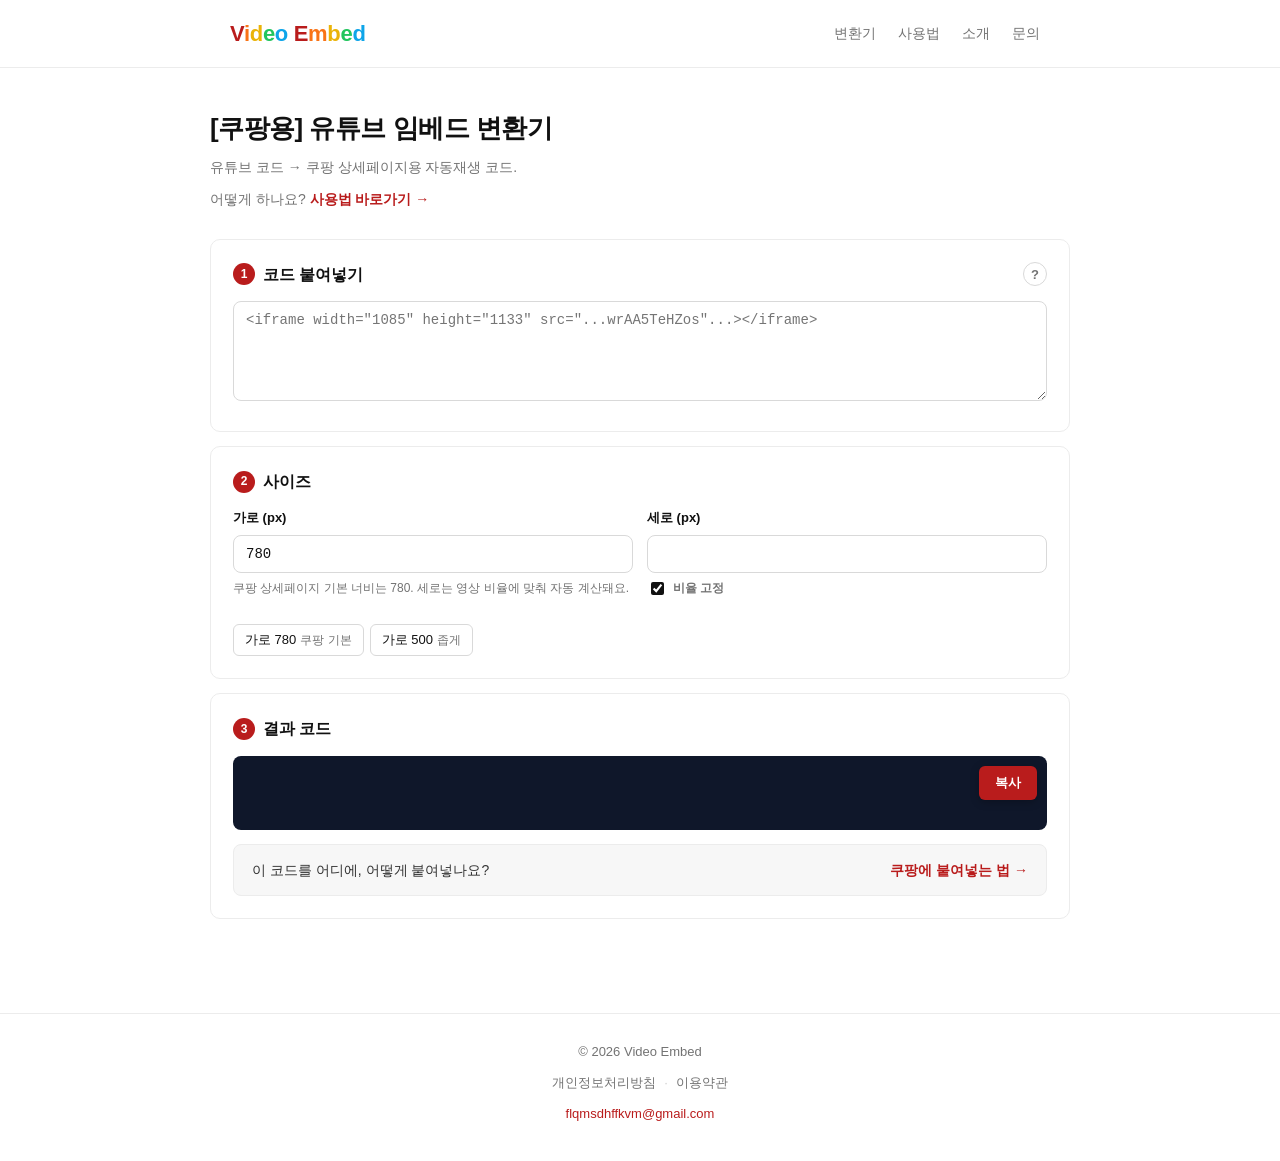
<file: index.html>
<!DOCTYPE html>
<html lang="ko">
<head>
<meta charset="UTF-8">
<meta name="viewport" content="width=device-width, initial-scale=1.0">
<title>[쿠팡용] 유튜브 임베드 변환기 | Video Embed</title>
<meta name="description" content="유튜브 영상을 쿠팡 상세페이지용 자동재생·반복 코드로 바꿔주는 무료 도구. 쇼츠도 지원. 가입 없음.">
<meta name="keywords" content="쿠팡용 유튜브 임베드, 유튜브 임베드 변환기, 쿠팡 상세페이지 동영상, 쿠팡 유튜브 삽입, 유튜브 iframe, 자동재생 반복, 유튜브 쇼츠 임베드">
<meta name="author" content="Video Embed">
<meta name="robots" content="index, follow">
<link rel="canonical" href="https://video-embed.com/">
<link rel="icon" type="image/svg+xml" href="/assets/favicon.svg">

<!-- Open Graph -->
<meta property="og:type" content="website">
<meta property="og:site_name" content="Video Embed">
<meta property="og:title" content="[쿠팡용] 유튜브 임베드 변환기">
<meta property="og:description" content="유튜브 영상을 쿠팡 상세페이지용 자동재생·반복 코드로 바꿔주는 무료 도구. 쇼츠도 지원.">
<meta property="og:url" content="https://video-embed.com/">
<meta property="og:image" content="https://video-embed.com/assets/og-image.svg">
<meta property="og:locale" content="ko_KR">

<!-- Twitter -->
<meta name="twitter:card" content="summary_large_image">
<meta name="twitter:title" content="[쿠팡용] 유튜브 임베드 변환기">
<meta name="twitter:description" content="유튜브 영상을 쿠팡 상세페이지용 자동재생·반복 코드로 바꿔주는 무료 도구.">
<meta name="twitter:image" content="https://video-embed.com/assets/og-image.svg">

<!-- Google AdSense -->
<script async src="https://pagead2.googlesyndication.com/pagead/js/adsbygoogle.js?client=ca-pub-5144659713442607"
     crossorigin="anonymous"></script>

<!-- Google Analytics placeholder -->
<!-- <script async src="https://www.googletagmanager.com/gtag/js?id=G-XXXXXXXXXX"></script> -->

<link rel="stylesheet" href="/assets/common.css">
<style>
  .step-num {
    display: inline-flex;
    align-items: center;
    justify-content: center;
    width: 22px;
    height: 22px;
    border-radius: 50%;
    background: var(--primary);
    color: #fff;
    font-size: 12px;
    font-weight: 600;
    flex-shrink: 0;
  }
  .quick-link {
    margin: -18px 0 28px;
    font-size: 14px;
    color: var(--muted);
  }
  .quick-link a {
    color: var(--primary);
    font-weight: 600;
  }
  label {
    display: block;
    font-size: 13px;
    font-weight: 600;
    margin-bottom: 6px;
    color: var(--text);
  }
  textarea, input[type="text"], input[type="number"] {
    width: 100%;
    padding: 10px 12px;
    border: 1px solid var(--border-strong);
    border-radius: var(--radius-sm);
    font-size: 14px;
    font-family: "SFMono-Regular", Consolas, monospace;
    color: var(--text);
    background: #fff;
    transition: border-color 0.15s;
  }
  textarea:focus, input:focus {
    outline: none;
    border-color: var(--text);
  }
  textarea {
    min-height: 100px;
    resize: vertical;
  }
  .row {
    display: grid;
    grid-template-columns: 1fr 1fr;
    gap: 14px;
  }
  .info-row {
    display: flex;
    flex-wrap: wrap;
    gap: 6px 16px;
    font-size: 13px;
    color: var(--muted);
    margin-top: 10px;
  }
  .info-row b { color: var(--text); font-weight: 600; }
  .info-row .pill {
    background: var(--subtle);
    color: var(--text);
    padding: 1px 8px;
    border-radius: 4px;
    font-weight: 500;
    font-family: "SFMono-Regular", Consolas, monospace;
    font-size: 12px;
  }
  .error {
    color: var(--accent);
    font-size: 13px;
    margin-top: 8px;
    display: none;
  }
  .error.show { display: block; }
  .output-wrap { position: relative; }
  pre.output {
    background: var(--code-bg);
    color: var(--code-text);
    padding: 16px;
    border-radius: var(--radius-sm);
    font-size: 13px;
    line-height: 1.55;
    overflow-x: auto;
    white-space: pre-wrap;
    word-break: break-all;
    margin: 0;
    min-height: 74px;
  }
  .copy-btn {
    position: absolute;
    top: 10px;
    right: 10px;
    background: var(--primary);
    color: #fff;
    border: 0;
    padding: 8px 16px;
    border-radius: 6px;
    font-size: 13px;
    font-weight: 700;
    cursor: pointer;
    font-family: inherit;
    transition: background 0.15s, transform 0.05s;
    box-shadow: 0 2px 8px rgba(0,0,0,0.25);
  }
  .copy-btn:hover { background: var(--primary-hover); }
  .copy-btn:active { transform: translateY(1px); }
  .copy-btn.copied { background: var(--success); }
  pre.output { padding-right: 96px; }
  .note { font-size: 12px; color: var(--muted); margin-top: 6px; }
  .lock-toggle {
    display: inline-flex;
    align-items: center;
    gap: 6px;
    font-size: 12px;
    color: var(--muted);
    margin-top: 6px;
    cursor: pointer;
    user-select: none;
  }
  .lock-toggle input { accent-color: var(--text); }

  .presets {
    display: flex;
    flex-wrap: wrap;
    gap: 6px;
    margin-top: 14px;
  }
  .preset-btn {
    background: #fff;
    border: 1px solid var(--border-strong);
    border-radius: 6px;
    padding: 6px 11px;
    font-size: 13px;
    color: var(--text);
    cursor: pointer;
    font-family: inherit;
    transition: background 0.15s;
  }
  .preset-btn:hover { background: var(--subtle); }
  .preset-btn .preset-size { color: var(--muted); font-size: 12px; margin-left: 4px; }

  .next-step {
    margin-top: 14px;
    padding: 14px 18px;
    border: 1px solid var(--border);
    background: var(--subtle);
    border-radius: var(--radius-sm);
    font-size: 14px;
    color: #333;
    display: flex;
    flex-wrap: wrap;
    gap: 4px 10px;
    align-items: center;
    justify-content: space-between;
  }
  .next-step a {
    color: var(--primary);
    font-weight: 700;
    white-space: nowrap;
  }

  /* ===== Help button + modal ===== */
  .card h2 .help-btn {
    margin-left: auto;
    width: 24px;
    height: 24px;
    border-radius: 50%;
    border: 1px solid var(--border-strong);
    background: #fff;
    color: var(--muted);
    font-size: 13px;
    font-weight: 600;
    cursor: pointer;
    display: inline-flex;
    align-items: center;
    justify-content: center;
    padding: 0;
    transition: all 0.15s;
    font-family: inherit;
  }
  .help-btn:hover {
    border-color: var(--text);
    color: var(--text);
    background: var(--subtle);
  }

  .modal-overlay {
    position: fixed;
    inset: 0;
    background: rgba(0, 0, 0, 0.45);
    display: none;
    align-items: center;
    justify-content: center;
    z-index: 200;
    padding: 16px;
  }
  .modal-overlay.open { display: flex; }
  .modal {
    background: #fff;
    border-radius: var(--radius);
    width: 100%;
    max-width: 520px;
    max-height: 88vh;
    display: flex;
    flex-direction: column;
    overflow: hidden;
  }
  .modal-head {
    display: flex;
    align-items: center;
    justify-content: space-between;
    padding: 14px 18px;
    border-bottom: 1px solid var(--border);
  }
  .modal-head h3 { margin: 0; font-size: 15px; font-weight: 700; }
  .modal-close {
    background: none;
    border: 0;
    font-size: 20px;
    color: var(--muted);
    cursor: pointer;
    padding: 4px 8px;
    line-height: 1;
    font-family: inherit;
  }
  .modal-close:hover { color: var(--text); }

  .modal-body {
    padding: 18px 22px 22px;
    overflow-y: auto;
    flex: 1;
    scroll-behavior: smooth;
  }
  .modal-section {
    margin: 20px 0 8px;
    font-size: 14px;
    font-weight: 700;
    color: var(--primary);
    text-transform: none;
    padding-bottom: 6px;
    border-bottom: 1px solid var(--border);
  }
  .modal-section:first-child { margin-top: 0; }
  .modal-step {
    margin-bottom: 18px;
  }
  .modal-step h5 {
    margin: 0 0 8px;
    font-size: 15px;
    font-weight: 600;
  }
  .modal-step p { margin: 0 0 10px; color: #333; font-size: 14px; }
  .modal-step img {
    display: block;
    max-width: 320px;
    max-height: 280px;
    width: auto;
    height: auto;
    margin: 0 auto;
    border-radius: var(--radius-sm);
    border: 1px solid var(--border);
  }
  .modal-step .ph {
    padding: 28px 14px;
    background: var(--subtle);
    border: 1px dashed var(--border-strong);
    border-radius: var(--radius-sm);
    text-align: center;
    color: var(--muted);
    font-size: 13px;
  }

  @media (max-width: 640px) {
    .row { grid-template-columns: 1fr; }
  }
</style>
</head>
<body>

<header class="site-header">
  <div class="header-inner">
    <a href="/" class="brand" aria-label="Video Embed 홈">
      <span class="brand-name"><span class="c1">V</span><span class="c2">i</span><span class="c3">d</span><span class="c4">e</span><span class="c5">o</span>&nbsp;<span class="c1">E</span><span class="c2">m</span><span class="c3">b</span><span class="c4">e</span><span class="c5">d</span></span>
    </a>
    <nav class="site-nav" aria-label="주요 메뉴">
      <a href="/">변환기</a>
      <a href="/guide.html">사용법</a>
      <a href="/about.html">소개</a>
      <a href="mailto:flqmsdhffkvm@gmail.com">문의</a>
    </nav>
  </div>
</header>

<main class="container page">
  <h1 class="page-title">[쿠팡용] 유튜브 임베드 변환기</h1>
  <p class="page-subtitle">유튜브 코드 → 쿠팡 상세페이지용 자동재생 코드.</p>
  <p class="quick-link">어떻게 하나요? <a href="/guide.html">사용법 바로가기 →</a></p>

  <section class="card" aria-labelledby="step1">
    <h2 id="step1">
      <span class="step-num">1</span>코드 붙여넣기
      <button type="button" class="help-btn" id="helpBtn" aria-label="코드 복사 방법 보기" title="어떻게 복사하나요?">?</button>
    </h2>
    <textarea id="inputCode" placeholder='&lt;iframe width=&quot;1085&quot; height=&quot;1133&quot; src=&quot;...wrAA5TeHZos&quot;...&gt;&lt;/iframe&gt;'></textarea>
    <div class="error" id="errorMsg">유튜브 코드를 못 찾았어요.</div>
    <div class="info-row" id="infoRow" style="display:none;">
      <span><b>제목</b> <span id="videoTitle">-</span></span>
      <span><b>영상 ID</b> <span class="pill" id="videoId">-</span></span>
      <span><b>원본</b> <span id="origSize">-</span></span>
    </div>
  </section>

  <section class="card" aria-labelledby="step2">
    <h2 id="step2"><span class="step-num">2</span>사이즈</h2>
    <div class="row">
      <div>
        <label for="widthInput">가로 (px)</label>
        <input type="number" id="widthInput" value="780" min="1">
        <p class="note">쿠팡 상세페이지 기본 너비는 780. 세로는 영상 비율에 맞춰 자동 계산돼요.</p>
      </div>
      <div>
        <label for="heightInput">세로 (px)</label>
        <input type="number" id="heightInput" min="1">
        <label class="lock-toggle">
          <input type="checkbox" id="ratioLock" checked>
          비율 고정
        </label>
      </div>
    </div>
    <div class="presets" role="group" aria-label="가로 프리셋">
      <button type="button" class="preset-btn" data-w="780">가로 780<span class="preset-size">쿠팡 기본</span></button>
      <button type="button" class="preset-btn" data-w="500">가로 500<span class="preset-size">좁게</span></button>
    </div>
  </section>

  <section class="card" aria-labelledby="step3">
    <h2 id="step3"><span class="step-num">3</span>결과 코드</h2>
    <div class="output-wrap">
      <button class="copy-btn" id="copyBtn" type="button">복사</button>
      <pre class="output" id="outputCode"></pre>
    </div>
    <div class="next-step">
      <span>이 코드를 어디에, 어떻게 붙여넣나요?</span>
      <a href="/guide.html#paste">쿠팡에 붙여넣는 법 →</a>
    </div>
  </section>

</main>

<!-- Help modal (scrollable) -->
<div class="modal-overlay" id="helpModal" role="dialog" aria-modal="true" aria-labelledby="helpTitle">
  <div class="modal">
    <div class="modal-head">
      <h3 id="helpTitle">유튜브 코드 복사하는 법</h3>
      <button type="button" class="modal-close" id="modalClose" aria-label="닫기">×</button>
    </div>
    <div class="modal-body">
      <h4 class="modal-section">일반 영상</h4>

      <div class="modal-step">
        <h5>1. 영상 아래 공유 버튼</h5>
        <p>유튜브 영상 플레이어 하단의 <b>공유</b> 버튼을 눌러요.</p>
        <img src="/assets/guide/1.png" alt="공유 버튼" onerror="this.outerHTML='<div class=\'ph\'>이미지 준비 중</div>'">
      </div>

      <div class="modal-step">
        <h5>2. 퍼가기 선택</h5>
        <p>팝업에서 <b>&lt;/&gt; 퍼가기</b>를 눌러요.</p>
        <img src="/assets/guide/2.png" alt="퍼가기 선택" onerror="this.outerHTML='<div class=\'ph\'>이미지 준비 중</div>'">
      </div>

      <div class="modal-step">
        <h5>3. 복사 클릭</h5>
        <p>iframe 코드가 뜨면 오른쪽 아래 <b>복사</b>를 누르세요.</p>
        <img src="/assets/guide/3.png" alt="iframe 코드 복사" onerror="this.outerHTML='<div class=\'ph\'>이미지 준비 중</div>'">
      </div>

      <h4 class="modal-section">쇼츠</h4>

      <div class="modal-step">
        <h5>영상 위 우클릭 → 소스 코드 복사</h5>
        <p>쇼츠는 공유 메뉴에 퍼가기가 없어요. 영상 위에서 <b>마우스 우클릭</b> → <b>소스 코드 복사</b>.</p>
        <img src="/assets/guide/4.png" alt="쇼츠 우클릭 메뉴" onerror="this.outerHTML='<div class=\'ph\'>이미지 준비 중</div>'">
      </div>

      <p style="margin-top: 18px; padding: 12px 14px; background: var(--subtle); border-radius: 6px; font-size: 13px; color: #333;">
        <b>안 보이나요?</b> 유튜브 스튜디오 &gt; 콘텐츠 &gt; 영상 &gt; 더보기 &gt; <b>'퍼가기 허용'</b>이 켜져 있어야 해요.
      </p>
    </div>
  </div>
</div>

<footer class="site-footer">
  <div class="footer-inner">
    <p class="copyright">© 2026 Video Embed</p>
    <nav class="footer-nav" aria-label="하단 메뉴">
      <a href="/privacy.html">개인정보처리방침</a>
      <span class="sep">·</span>
      <a href="/terms.html">이용약관</a>
    </nav>
    <p class="contact"><a href="mailto:flqmsdhffkvm@gmail.com">flqmsdhffkvm@gmail.com</a></p>
  </div>
</footer>

<script>
(function () {
  const $input = document.getElementById('inputCode');
  const $width = document.getElementById('widthInput');
  const $height = document.getElementById('heightInput');
  const $ratioLock = document.getElementById('ratioLock');
  const $output = document.getElementById('outputCode');
  const $copyBtn = document.getElementById('copyBtn');
  const $error = document.getElementById('errorMsg');
  const $infoRow = document.getElementById('infoRow');
  const $videoTitle = document.getElementById('videoTitle');
  const $videoId = document.getElementById('videoId');
  const $origSize = document.getElementById('origSize');
  const $presets = document.querySelectorAll('.preset-btn');

  const DEFAULT_WIDTH = 780;
  const FALLBACK_RATIO = 9 / 16;

  const state = {
    videoId: '',
    title: '',
    origWidth: 0,
    origHeight: 0,
    ratio: FALLBACK_RATIO,
  };

  function extractVideoId(src) {
    if (!src) return '';
    try {
      const url = new URL(src, 'https://www.youtube.com');
      const embedMatch = url.pathname.match(/\/embed\/([A-Za-z0-9_-]{6,})/);
      if (embedMatch) return embedMatch[1];
      const shortsMatch = url.pathname.match(/\/shorts\/([A-Za-z0-9_-]{6,})/);
      if (shortsMatch) return shortsMatch[1];
      if (url.hostname.includes('youtu.be')) {
        return url.pathname.replace(/^\//, '').split('/')[0] || '';
      }
      const v = url.searchParams.get('v');
      if (v) return v;
    } catch (_) {}
    const m = src.match(/(?:youtube\.com\/(?:embed|v|shorts)\/|youtu\.be\/|[?&]v=)([A-Za-z0-9_-]{6,})/);
    return m ? m[1] : '';
  }

  function parseInput(text) {
    if (!text || !text.trim()) return null;
    const trimmed = text.trim();
    const parser = new DOMParser();
    const doc = parser.parseFromString(trimmed, 'text/html');
    const iframe = doc.querySelector('iframe');
    if (iframe) {
      const src = iframe.getAttribute('src') || '';
      const videoId = extractVideoId(src);
      if (videoId) {
        const width = parseInt(iframe.getAttribute('width'), 10);
        const height = parseInt(iframe.getAttribute('height'), 10);
        return {
          videoId,
          title: iframe.getAttribute('title') || '',
          width: Number.isFinite(width) && width > 0 ? width : 0,
          height: Number.isFinite(height) && height > 0 ? height : 0,
        };
      }
    }
    const idFromUrl = extractVideoId(trimmed);
    if (idFromUrl) return { videoId: idFromUrl, title: '', width: 0, height: 0 };
    if (/^[A-Za-z0-9_-]{11}$/.test(trimmed)) {
      return { videoId: trimmed, title: '', width: 0, height: 0 };
    }
    return null;
  }

  function buildOutput() {
    if (!state.videoId) {
      $output.textContent = '';
      return;
    }
    const w = Math.max(1, parseInt($width.value, 10) || DEFAULT_WIDTH);
    const h = Math.max(1, parseInt($height.value, 10) || Math.round(w * state.ratio));
    const src = `https://www.youtube.com/embed/?loop=1&amp;autoplay=1&amp;mute=1&amp;playlist=${state.videoId}`;
    $output.textContent =
      `<p style="text-align: center;">` +
      `<iframe src="${src}" width="${w}" height="${h}" frameborder="0" allowfullscreen="allowfullscreen">` +
      `</iframe></p>`;
  }

  function updateInfoUI() {
    if (!state.videoId) {
      $infoRow.style.display = 'none';
      return;
    }
    $infoRow.style.display = '';
    $videoTitle.textContent = state.title || '(없음)';
    $videoId.textContent = state.videoId;
    $origSize.textContent = state.origWidth && state.origHeight
      ? `${state.origWidth}×${state.origHeight}`
      : '(없음)';
  }

  function onInputChange() {
    const parsed = parseInput($input.value);
    if (!parsed) {
      state.videoId = '';
      state.title = '';
      state.origWidth = 0;
      state.origHeight = 0;
      state.ratio = FALLBACK_RATIO;
      const hasText = $input.value.trim().length > 0;
      $error.classList.toggle('show', hasText);
      updateInfoUI();
      buildOutput();
      return;
    }
    $error.classList.remove('show');
    state.videoId = parsed.videoId;
    state.title = parsed.title;
    state.origWidth = parsed.width;
    state.origHeight = parsed.height;
    state.ratio = (parsed.width > 0 && parsed.height > 0)
      ? parsed.height / parsed.width
      : FALLBACK_RATIO;
    updateInfoUI();
    const w = parseInt($width.value, 10) || DEFAULT_WIDTH;
    $width.value = w;
    $height.value = Math.round(w * state.ratio);
    buildOutput();
  }

  function onWidthChange() {
    if (!state.videoId) { buildOutput(); return; }
    if ($ratioLock.checked) {
      const w = parseInt($width.value, 10);
      if (Number.isFinite(w) && w > 0) $height.value = Math.round(w * state.ratio);
    }
    buildOutput();
  }

  function onHeightChange() {
    if (!state.videoId) { buildOutput(); return; }
    if ($ratioLock.checked) {
      const h = parseInt($height.value, 10);
      if (Number.isFinite(h) && h > 0 && state.ratio > 0) {
        $width.value = Math.round(h / state.ratio);
      }
    }
    buildOutput();
  }

  function onPreset(e) {
    const w = parseInt(e.currentTarget.dataset.w, 10);
    if (!w) return;
    $width.value = w;
    if (state.ratio > 0) {
      $height.value = Math.round(w * state.ratio);
    }
    buildOutput();
  }

  async function onCopy() {
    const text = $output.textContent;
    if (!text || !state.videoId) return;
    try {
      await navigator.clipboard.writeText(text);
    } catch (_) {
      const ta = document.createElement('textarea');
      ta.value = text;
      document.body.appendChild(ta);
      ta.select();
      try { document.execCommand('copy'); } catch (__) {}
      document.body.removeChild(ta);
    }
    $copyBtn.textContent = '복사됨';
    $copyBtn.classList.add('copied');
    setTimeout(() => {
      $copyBtn.textContent = '복사';
      $copyBtn.classList.remove('copied');
    }, 1500);
  }

  $input.addEventListener('input', onInputChange);
  $width.addEventListener('input', onWidthChange);
  $height.addEventListener('input', onHeightChange);
  $copyBtn.addEventListener('click', onCopy);
  $presets.forEach(btn => btn.addEventListener('click', onPreset));

  /* ===== Help modal (scrollable) ===== */
  const $helpBtn = document.getElementById('helpBtn');
  const $modal = document.getElementById('helpModal');
  const $close = document.getElementById('modalClose');
  const $modalBody = $modal.querySelector('.modal-body');

  function openModal() {
    $modal.classList.add('open');
    if ($modalBody) $modalBody.scrollTop = 0;
  }
  function closeModal() { $modal.classList.remove('open'); }

  $helpBtn.addEventListener('click', openModal);
  $close.addEventListener('click', closeModal);
  $modal.addEventListener('click', (e) => { if (e.target === $modal) closeModal(); });
  document.addEventListener('keydown', (e) => {
    if (e.key === 'Escape' && $modal.classList.contains('open')) closeModal();
  });
})();
</script>
</body>
</html>
</file>
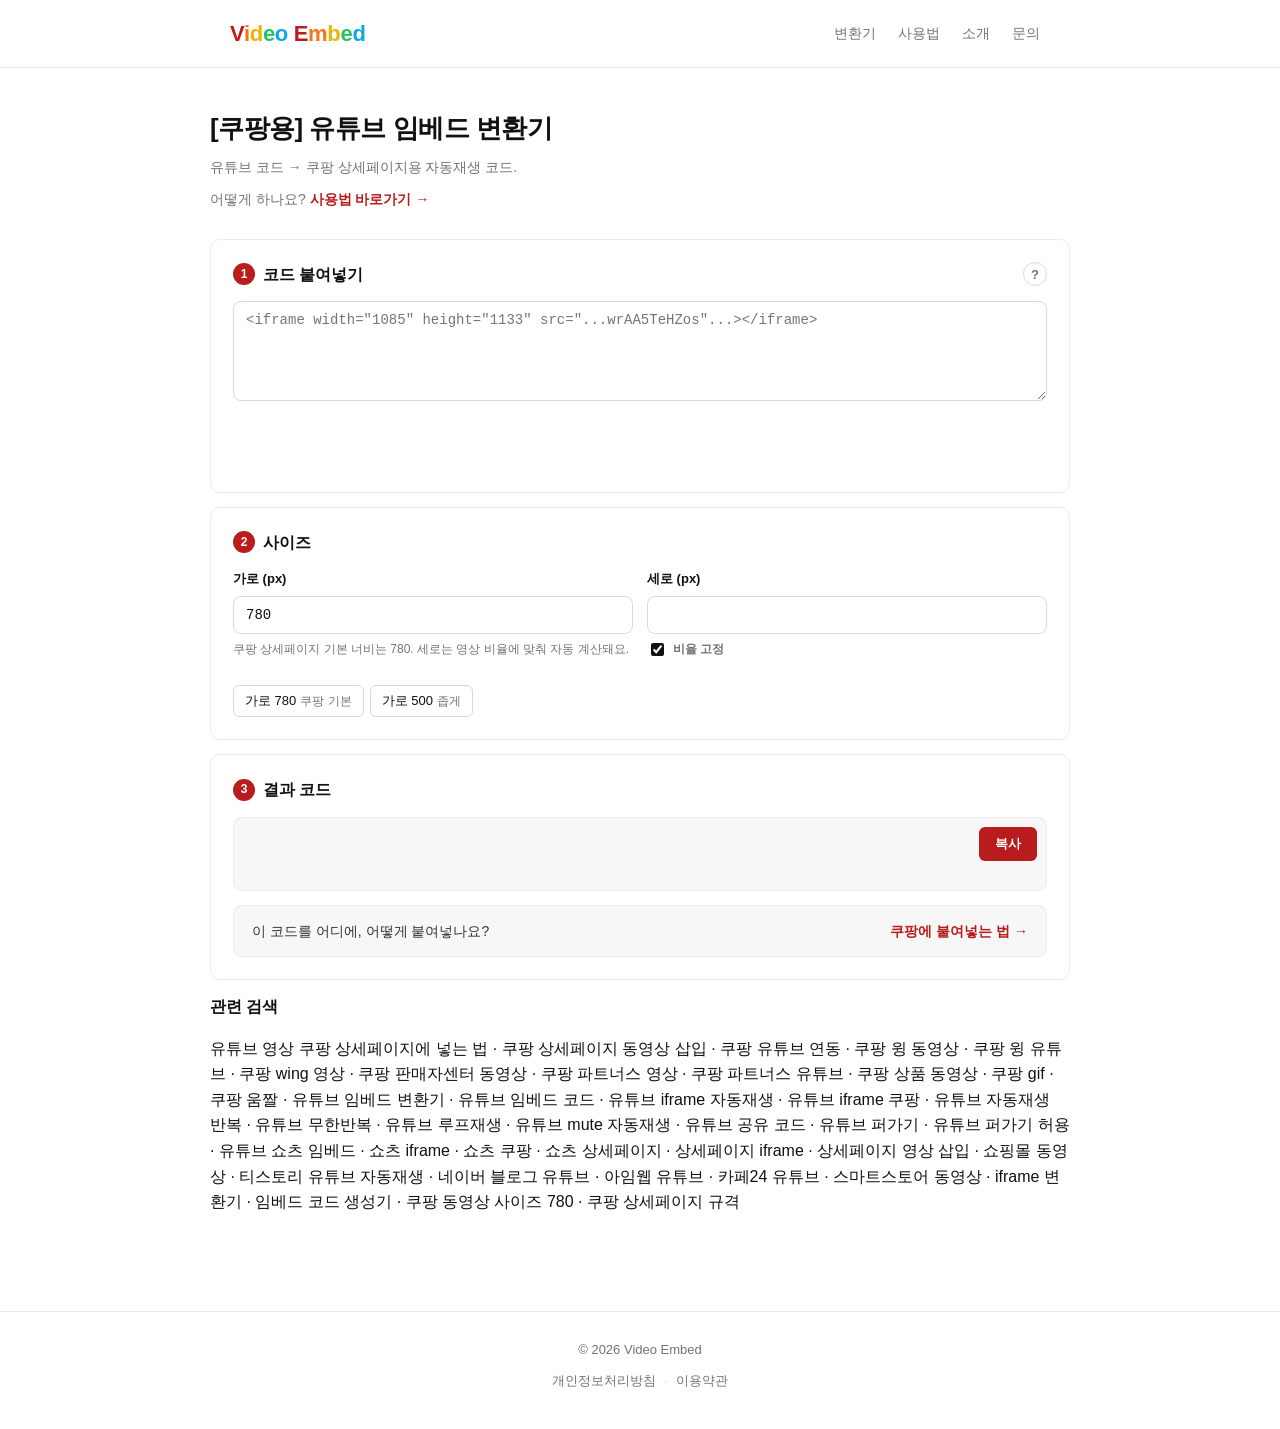
<file: public/index.html>
<!DOCTYPE html>
<html lang="ko">
<head>
<meta charset="UTF-8">
<meta name="viewport" content="width=device-width, initial-scale=1.0">
<title>쿠팡 상세페이지용 유튜브 링크 변환기</title>
<meta name="description" content="유튜브 iframe 코드를 쿠팡 상세페이지용 자동재생 형식으로 변환하는 웹 도구. 불편해서 직접 만들었음.">
<meta name="keywords" content="쿠팡용 유튜브 임베드 변환기, 유튜브 임베드 변환기, 유튜브 임베드 코드, 쿠팡 상세페이지 동영상, 쿠팡 상세페이지 유튜브, 쿠팡 상세페이지 영상 삽입, 쿠팡 유튜브 삽입, 쿠팡 유튜브 연동, 쿠팡 윙 동영상, 쿠팡 윙 유튜브, 쿠팡 윙 동영상 삽입, 쿠팡 wing 영상, 쿠팡 판매자 동영상, 쿠팡 판매자센터 영상, 쿠팡 상품 영상, 쿠팡 상품 동영상, 쿠팡 gif, 쿠팡 움짤, 쿠팡 자동재생, 유튜브 iframe 쿠팡, 유튜브 iframe 변환, 유튜브 자동재생 반복, 유튜브 자동재생 코드, 유튜브 반복재생, 유튜브 루프재생, 유튜브 무한반복, 유튜브 mute 자동재생, 유튜브 임베드 자동재생, 유튜브 쇼츠 임베드, 쇼츠 쿠팡, 쇼츠 상세페이지, 유튜브 쇼츠 삽입, 쇼츠 iframe, 쇼츠 퍼가기, 쿠팡 파트너스 영상, 쿠팡 파트너스 유튜브, 상세페이지 iframe, 상세페이지 영상 삽입, 상세페이지 동영상 삽입, 쇼핑몰 동영상, 쇼핑몰 유튜브, 티스토리 유튜브 자동재생, 네이버 블로그 유튜브, 아임웹 유튜브 삽입, 카페24 유튜브 삽입, 스마트스토어 유튜브, 유튜브 퍼가기, 유튜브 퍼가기 허용, 유튜브 퍼가기 코드, 유튜브 공유 코드, 유튜브 embed 링크, iframe 변환기, 임베드 코드 생성기, 동영상 임베드, 쿠팡 동영상 사이즈 780, 쿠팡 상세페이지 크기">
<meta name="robots" content="index, follow">
<link rel="canonical" href="https://video-embed.com/">
<meta name="theme-color" content="#b91c1c">

<!-- Open Graph -->
<meta property="og:type" content="website">
<meta property="og:site_name" content="Video Embed">
<meta property="og:title" content="쿠팡 상세페이지용 유튜브 링크 변환기">
<meta property="og:description" content="유튜브 iframe 코드를 쿠팡 상세페이지용 자동재생 형식으로 변환하는 웹 도구. 불편해서 직접 만들었음.">
<meta property="og:url" content="https://video-embed.com/">
<meta property="og:image" content="https://video-embed.com/assets/og-image.png">
<meta property="og:image:type" content="image/png">
<meta property="og:image:width" content="1200">
<meta property="og:image:height" content="630">
<meta property="og:locale" content="ko_KR">

<!-- Twitter -->
<meta name="twitter:card" content="summary_large_image">
<meta name="twitter:title" content="쿠팡 상세페이지용 유튜브 링크 변환기">
<meta name="twitter:description" content="유튜브 iframe 코드를 쿠팡 상세페이지용 자동재생 형식으로 변환하는 웹 도구. 불편해서 직접 만들었음.">
<meta name="twitter:image" content="https://video-embed.com/assets/og-image.png">

<!-- Structured data -->
<script type="application/ld+json">
{
  "@context": "https://schema.org",
  "@type": "WebApplication",
  "name": "쿠팡 상세페이지용 유튜브 링크 변환기",
  "alternateName": ["Video Embed", "쿠팡 유튜브 임베드 변환기", "유튜브 iframe 변환기"],
  "url": "https://video-embed.com/",
  "description": "유튜브 iframe 코드를 쿠팡 상세페이지용 자동재생 형식으로 변환하는 웹 도구. 불편해서 직접 만들었음.",
  "applicationCategory": "UtilitiesApplication",
  "operatingSystem": "Any",
  "browserRequirements": "Requires JavaScript and a modern browser",
  "inLanguage": "ko-KR",
  "isAccessibleForFree": true,
  "offers": {
    "@type": "Offer",
    "price": "0",
    "priceCurrency": "KRW"
  },
  "featureList": [
    "유튜브 iframe 코드 자동재생 변환",
    "유튜브 영상 무한반복 설정",
    "유튜브 쇼츠 임베드 지원",
    "쿠팡 상세페이지 권장 사이즈 프리셋",
    "영상 비율 자동 감지",
    "클립보드 복사"
  ],
  "keywords": "쿠팡 상세페이지 동영상, 쿠팡 유튜브 삽입, 유튜브 iframe 자동재생, 유튜브 쇼츠 임베드, 쿠팡 윙 동영상, 쿠팡 파트너스 영상, 쿠팡 gif, 상세페이지 iframe"
}
</script>

<!-- Google AdSense -->
<script async src="https://pagead2.googlesyndication.com/pagead/js/adsbygoogle.js?client=ca-pub-5144659713442607"
     crossorigin="anonymous"></script>

<!-- Google Analytics placeholder -->
<!-- <script async src="https://www.googletagmanager.com/gtag/js?id=G-XXXXXXXXXX"></script> -->

<link rel="stylesheet" href="/assets/common.css">
<style>
  .step-num {
    display: inline-flex;
    align-items: center;
    justify-content: center;
    width: 22px;
    height: 22px;
    border-radius: 50%;
    background: var(--primary);
    color: #fff;
    font-size: 12px;
    font-weight: 600;
    flex-shrink: 0;
  }
  .quick-link {
    margin: -18px 0 28px;
    font-size: 14px;
    color: var(--muted);
  }
  .quick-link a {
    color: var(--primary);
    font-weight: 600;
  }
  label {
    display: block;
    font-size: 13px;
    font-weight: 600;
    margin-bottom: 6px;
    color: var(--text);
  }
  textarea, input[type="text"], input[type="number"] {
    width: 100%;
    padding: 10px 12px;
    border: 1px solid var(--border-strong);
    border-radius: var(--radius-sm);
    font-size: 14px;
    font-family: "SFMono-Regular", Consolas, monospace;
    color: var(--text);
    background: #fff;
    transition: border-color 0.15s;
  }
  textarea:focus, input:focus {
    outline: none;
    border-color: var(--text);
  }
  textarea {
    min-height: 100px;
    resize: vertical;
  }
  .row {
    display: grid;
    grid-template-columns: 1fr 1fr;
    gap: 14px;
  }
  .info-row {
    display: flex;
    flex-wrap: wrap;
    gap: 6px 16px;
    font-size: 13px;
    color: var(--muted);
    margin-top: 10px;
    min-height: 22px;
    visibility: hidden;
  }
  .info-row.show { visibility: visible; }
  .info-row b { color: var(--text); font-weight: 600; }
  .info-row .pill {
    background: var(--subtle);
    color: var(--text);
    padding: 1px 8px;
    border-radius: 4px;
    font-weight: 500;
    font-family: "SFMono-Regular", Consolas, monospace;
    font-size: 12px;
  }
  .error {
    color: var(--accent);
    font-size: 13px;
    margin-top: 8px;
    min-height: 18px;
    visibility: hidden;
  }
  .error.show { visibility: visible; }
  .output-wrap { position: relative; }
  pre.output {
    background: var(--subtle);
    color: var(--text);
    border: 1px solid var(--border);
    padding: 16px 96px 16px 16px;
    border-radius: var(--radius-sm);
    font-size: 13px;
    line-height: 1.55;
    overflow-x: auto;
    white-space: pre-wrap;
    word-break: break-all;
    margin: 0;
    min-height: 74px;
  }
  .copy-btn {
    position: absolute;
    top: 10px;
    right: 10px;
    background: var(--primary);
    color: #fff;
    border: 0;
    padding: 8px 16px;
    border-radius: 6px;
    font-size: 13px;
    font-weight: 700;
    cursor: pointer;
    font-family: inherit;
    transition: background 0.15s, transform 0.05s;
  }
  .copy-btn:hover { background: var(--primary-hover); }
  .copy-btn:active { transform: translateY(1px); }
  .copy-btn.copied { background: var(--success); }
  .note { font-size: 12px; color: var(--muted); margin-top: 6px; }
  .lock-toggle {
    display: inline-flex;
    align-items: center;
    gap: 6px;
    font-size: 12px;
    color: var(--muted);
    margin-top: 6px;
    cursor: pointer;
    user-select: none;
  }
  .lock-toggle input { accent-color: var(--text); }

  .presets {
    display: flex;
    flex-wrap: wrap;
    gap: 6px;
    margin-top: 14px;
  }
  .preset-btn {
    background: #fff;
    border: 1px solid var(--border-strong);
    border-radius: 6px;
    padding: 6px 11px;
    font-size: 13px;
    color: var(--text);
    cursor: pointer;
    font-family: inherit;
    transition: background 0.15s;
  }
  .preset-btn:hover { background: var(--subtle); }
  .preset-btn .preset-size { color: var(--muted); font-size: 12px; margin-left: 4px; }

  .next-step {
    margin-top: 14px;
    padding: 14px 18px;
    border: 1px solid var(--border);
    background: var(--subtle);
    border-radius: var(--radius-sm);
    font-size: 14px;
    color: #333;
    display: flex;
    flex-wrap: wrap;
    gap: 4px 10px;
    align-items: center;
    justify-content: space-between;
  }
  .next-step a {
    color: var(--primary);
    font-weight: 700;
    white-space: nowrap;
  }

  /* ===== Help button + modal ===== */
  .card h2 .help-btn {
    margin-left: auto;
    width: 24px;
    height: 24px;
    border-radius: 50%;
    border: 1px solid var(--border-strong);
    background: #fff;
    color: var(--muted);
    font-size: 13px;
    font-weight: 600;
    cursor: pointer;
    display: inline-flex;
    align-items: center;
    justify-content: center;
    padding: 0;
    transition: all 0.15s;
    font-family: inherit;
  }
  .help-btn:hover {
    border-color: var(--text);
    color: var(--text);
    background: var(--subtle);
  }

  .modal-overlay {
    position: fixed;
    inset: 0;
    background: rgba(0, 0, 0, 0.45);
    display: none;
    align-items: center;
    justify-content: center;
    z-index: 200;
    padding: 16px;
  }
  .modal-overlay.open { display: flex; }
  .modal {
    background: #fff;
    border-radius: var(--radius);
    width: 100%;
    max-width: 520px;
    max-height: 88vh;
    display: flex;
    flex-direction: column;
    overflow: hidden;
  }
  .modal-head {
    display: flex;
    align-items: center;
    justify-content: space-between;
    padding: 14px 18px;
    border-bottom: 1px solid var(--border);
  }
  .modal-head h3 { margin: 0; font-size: 15px; font-weight: 700; }
  .modal-close {
    background: none;
    border: 0;
    font-size: 20px;
    color: var(--muted);
    cursor: pointer;
    padding: 4px 8px;
    line-height: 1;
    font-family: inherit;
  }
  .modal-close:hover { color: var(--text); }

  .modal-body {
    padding: 18px 22px 22px;
    overflow-y: auto;
    flex: 1;
    scroll-behavior: smooth;
  }
  .modal-section {
    margin: 20px 0 8px;
    font-size: 14px;
    font-weight: 700;
    color: var(--primary);
    text-transform: none;
    padding-bottom: 6px;
    border-bottom: 1px solid var(--border);
  }
  .modal-section:first-child { margin-top: 0; }
  .modal-step {
    margin-bottom: 18px;
  }
  .modal-step h5 {
    margin: 0 0 8px;
    font-size: 15px;
    font-weight: 600;
  }
  .modal-step p { margin: 0 0 10px; color: #333; font-size: 14px; }
  .modal-step img {
    display: block;
    max-width: 320px;
    max-height: 280px;
    width: auto;
    height: auto;
    margin: 0 auto;
    border-radius: var(--radius-sm);
    border: 1px solid var(--border);
  }
  .modal-step .ph {
    padding: 28px 14px;
    background: var(--subtle);
    border: 1px dashed var(--border-strong);
    border-radius: var(--radius-sm);
    text-align: center;
    color: var(--muted);
    font-size: 13px;
  }

  @media (max-width: 640px) {
    .row { grid-template-columns: 1fr; }
  }
</style>
</head>
<body>

<header class="site-header">
  <div class="header-inner">
    <a href="/" class="brand" aria-label="Video Embed 홈">
      <span class="brand-name"><span class="c1">V</span><span class="c2">i</span><span class="c3">d</span><span class="c4">e</span><span class="c5">o</span>&nbsp;<span class="c1">E</span><span class="c2">m</span><span class="c3">b</span><span class="c4">e</span><span class="c5">d</span></span>
    </a>
    <nav class="site-nav" aria-label="주요 메뉴">
      <a href="/">변환기</a>
      <a href="/guide.html">사용법</a>
      <a href="/about.html">소개</a>
      <a href="mailto:flqmsdhffkvm@gmail.com">문의</a>
    </nav>
  </div>
</header>

<main class="container page">
  <h1 class="page-title">[쿠팡용] 유튜브 임베드 변환기</h1>
  <p class="page-subtitle">유튜브 코드 → 쿠팡 상세페이지용 자동재생 코드.</p>
  <p class="quick-link">어떻게 하나요? <a href="/guide.html">사용법 바로가기 →</a></p>

  <section class="card" aria-labelledby="step1">
    <h2 id="step1">
      <span class="step-num">1</span>코드 붙여넣기
      <button type="button" class="help-btn" id="helpBtn" aria-label="코드 복사 방법 보기" title="어떻게 복사하나요?">?</button>
    </h2>
    <textarea id="inputCode" placeholder='&lt;iframe width=&quot;1085&quot; height=&quot;1133&quot; src=&quot;...wrAA5TeHZos&quot;...&gt;&lt;/iframe&gt;'></textarea>
    <div class="error" id="errorMsg">유튜브 코드를 못 찾았어요.</div>
    <div class="info-row" id="infoRow">
      <span><b>제목</b> <span id="videoTitle">-</span></span>
      <span><b>영상 ID</b> <span class="pill" id="videoId">-</span></span>
      <span><b>원본</b> <span id="origSize">-</span></span>
    </div>
  </section>

  <section class="card" aria-labelledby="step2">
    <h2 id="step2"><span class="step-num">2</span>사이즈</h2>
    <div class="row">
      <div>
        <label for="widthInput">가로 (px)</label>
        <input type="number" id="widthInput" value="780" min="1">
        <p class="note">쿠팡 상세페이지 기본 너비는 780. 세로는 영상 비율에 맞춰 자동 계산돼요.</p>
      </div>
      <div>
        <label for="heightInput">세로 (px)</label>
        <input type="number" id="heightInput" min="1">
        <label class="lock-toggle">
          <input type="checkbox" id="ratioLock" checked>
          비율 고정
        </label>
      </div>
    </div>
    <div class="presets" role="group" aria-label="가로 프리셋">
      <button type="button" class="preset-btn" data-w="780">가로 780<span class="preset-size">쿠팡 기본</span></button>
      <button type="button" class="preset-btn" data-w="500">가로 500<span class="preset-size">좁게</span></button>
    </div>
  </section>

  <section class="card" aria-labelledby="step3">
    <h2 id="step3"><span class="step-num">3</span>결과 코드</h2>
    <div class="output-wrap">
      <button class="copy-btn" id="copyBtn" type="button">복사</button>
      <pre class="output" id="outputCode"></pre>
    </div>
    <div class="next-step">
      <span>이 코드를 어디에, 어떻게 붙여넣나요?</span>
      <a href="/guide.html#paste">쿠팡에 붙여넣는 법 →</a>
    </div>
  </section>

  <section class="seo-tags" aria-label="관련 검색 주제">
    <strong>관련 검색</strong>
    <p>
      유튜브 영상 쿠팡 상세페이지에 넣는 법 · 쿠팡 상세페이지 동영상 삽입 · 쿠팡 유튜브 연동 · 쿠팡 윙 동영상 · 쿠팡 윙 유튜브 · 쿠팡 wing 영상 · 쿠팡 판매자센터 동영상 · 쿠팡 파트너스 영상 · 쿠팡 파트너스 유튜브 · 쿠팡 상품 동영상 · 쿠팡 gif · 쿠팡 움짤 · 유튜브 임베드 변환기 · 유튜브 임베드 코드 · 유튜브 iframe 자동재생 · 유튜브 iframe 쿠팡 · 유튜브 자동재생 반복 · 유튜브 무한반복 · 유튜브 루프재생 · 유튜브 mute 자동재생 · 유튜브 공유 코드 · 유튜브 퍼가기 · 유튜브 퍼가기 허용 · 유튜브 쇼츠 임베드 · 쇼츠 iframe · 쇼츠 쿠팡 · 쇼츠 상세페이지 · 상세페이지 iframe · 상세페이지 영상 삽입 · 쇼핑몰 동영상 · 티스토리 유튜브 자동재생 · 네이버 블로그 유튜브 · 아임웹 유튜브 · 카페24 유튜브 · 스마트스토어 동영상 · iframe 변환기 · 임베드 코드 생성기 · 쿠팡 동영상 사이즈 780 · 쿠팡 상세페이지 규격
    </p>
  </section>
</main>

<!-- Help modal (scrollable) -->
<div class="modal-overlay" id="helpModal" role="dialog" aria-modal="true" aria-labelledby="helpTitle">
  <div class="modal">
    <div class="modal-head">
      <h3 id="helpTitle">유튜브 코드 복사하는 법</h3>
      <button type="button" class="modal-close" id="modalClose" aria-label="닫기">×</button>
    </div>
    <div class="modal-body">
      <h4 class="modal-section">일반 영상</h4>

      <div class="modal-step">
        <h5>1. 영상 아래 공유 버튼</h5>
        <p>유튜브 영상 플레이어 하단의 <b>공유</b> 버튼을 눌러요.</p>
        <img src="/assets/guide/1.png" width="638" height="182" alt="공유 버튼" onerror="this.outerHTML='<div class=\'ph\'>이미지 준비 중</div>'">
      </div>

      <div class="modal-step">
        <h5>2. 퍼가기 선택</h5>
        <p>팝업에서 <b>&lt;/&gt; 퍼가기</b>를 눌러요.</p>
        <img src="/assets/guide/2.png" width="453" height="257" alt="퍼가기 선택" onerror="this.outerHTML='<div class=\'ph\'>이미지 준비 중</div>'">
      </div>

      <div class="modal-step">
        <h5>3. 복사 클릭</h5>
        <p>iframe 코드가 뜨면 오른쪽 아래 <b>복사</b>를 누르세요.</p>
        <img src="/assets/guide/3.png" width="423" height="477" alt="iframe 코드 복사" onerror="this.outerHTML='<div class=\'ph\'>이미지 준비 중</div>'">
      </div>

      <h4 class="modal-section">쇼츠</h4>

      <div class="modal-step">
        <h5>영상 위 우클릭 → 소스 코드 복사</h5>
        <p>쇼츠는 공유 메뉴에 퍼가기가 없어요. 영상 위에서 <b>마우스 우클릭</b> → <b>소스 코드 복사</b>.</p>
        <img src="/assets/guide/4.png" width="285" height="312" alt="쇼츠 우클릭 메뉴" onerror="this.outerHTML='<div class=\'ph\'>이미지 준비 중</div>'">
      </div>

      <p style="margin-top: 18px; padding: 12px 14px; background: var(--subtle); border-radius: 6px; font-size: 13px; color: #333;">
        <b>안 보이나요?</b> 유튜브 스튜디오 &gt; 콘텐츠 &gt; 영상 &gt; 더보기 &gt; <b>'퍼가기 허용'</b>이 켜져 있어야 해요.
      </p>
    </div>
  </div>
</div>

<footer class="site-footer">
  <div class="footer-inner">
    <p class="copyright">© 2026 Video Embed</p>
    <nav class="footer-nav" aria-label="하단 메뉴">
      <a href="/privacy.html">개인정보처리방침</a>
      <span class="sep">·</span>
      <a href="/terms.html">이용약관</a>
    </nav>
  </div>
</footer>

<script>
(function () {
  const $input = document.getElementById('inputCode');
  const $width = document.getElementById('widthInput');
  const $height = document.getElementById('heightInput');
  const $ratioLock = document.getElementById('ratioLock');
  const $output = document.getElementById('outputCode');
  const $copyBtn = document.getElementById('copyBtn');
  const $error = document.getElementById('errorMsg');
  const $infoRow = document.getElementById('infoRow');
  const $videoTitle = document.getElementById('videoTitle');
  const $videoId = document.getElementById('videoId');
  const $origSize = document.getElementById('origSize');
  const $presets = document.querySelectorAll('.preset-btn');

  const DEFAULT_WIDTH = 780;
  const FALLBACK_RATIO = 9 / 16;

  const state = {
    videoId: '',
    title: '',
    origWidth: 0,
    origHeight: 0,
    ratio: FALLBACK_RATIO,
  };

  function extractVideoId(src) {
    if (!src) return '';
    try {
      const url = new URL(src, 'https://www.youtube.com');
      const embedMatch = url.pathname.match(/\/embed\/([A-Za-z0-9_-]{6,})/);
      if (embedMatch) return embedMatch[1];
      const shortsMatch = url.pathname.match(/\/shorts\/([A-Za-z0-9_-]{6,})/);
      if (shortsMatch) return shortsMatch[1];
      if (url.hostname.includes('youtu.be')) {
        return url.pathname.replace(/^\//, '').split('/')[0] || '';
      }
      const v = url.searchParams.get('v');
      if (v) return v;
    } catch (_) {}
    const m = src.match(/(?:youtube\.com\/(?:embed|v|shorts)\/|youtu\.be\/|[?&]v=)([A-Za-z0-9_-]{6,})/);
    return m ? m[1] : '';
  }

  function parseInput(text) {
    if (!text || !text.trim()) return null;
    const trimmed = text.trim();
    const parser = new DOMParser();
    const doc = parser.parseFromString(trimmed, 'text/html');
    const iframe = doc.querySelector('iframe');
    if (iframe) {
      const src = iframe.getAttribute('src') || '';
      const videoId = extractVideoId(src);
      if (videoId) {
        const width = parseInt(iframe.getAttribute('width'), 10);
        const height = parseInt(iframe.getAttribute('height'), 10);
        return {
          videoId,
          title: iframe.getAttribute('title') || '',
          width: Number.isFinite(width) && width > 0 ? width : 0,
          height: Number.isFinite(height) && height > 0 ? height : 0,
        };
      }
    }
    const idFromUrl = extractVideoId(trimmed);
    if (idFromUrl) return { videoId: idFromUrl, title: '', width: 0, height: 0 };
    if (/^[A-Za-z0-9_-]{11}$/.test(trimmed)) {
      return { videoId: trimmed, title: '', width: 0, height: 0 };
    }
    return null;
  }

  function buildOutput() {
    if (!state.videoId) {
      $output.textContent = '';
      return;
    }
    const w = Math.max(1, parseInt($width.value, 10) || DEFAULT_WIDTH);
    const h = Math.max(1, parseInt($height.value, 10) || Math.round(w * state.ratio));
    const src = `https://www.youtube.com/embed/?loop=1&amp;autoplay=1&amp;mute=1&amp;playlist=${state.videoId}`;
    $output.textContent =
      `<p style="text-align: center;">` +
      `<iframe src="${src}" width="${w}" height="${h}" frameborder="0" allowfullscreen="allowfullscreen">` +
      `</iframe></p>`;
  }

  function updateInfoUI() {
    if (!state.videoId) {
      $infoRow.classList.remove('show');
      return;
    }
    $infoRow.classList.add('show');
    $videoTitle.textContent = state.title || '(없음)';
    $videoId.textContent = state.videoId;
    $origSize.textContent = state.origWidth && state.origHeight
      ? `${state.origWidth}×${state.origHeight}`
      : '(없음)';
  }

  function onInputChange() {
    const parsed = parseInput($input.value);
    if (!parsed) {
      state.videoId = '';
      state.title = '';
      state.origWidth = 0;
      state.origHeight = 0;
      state.ratio = FALLBACK_RATIO;
      const hasText = $input.value.trim().length > 0;
      $error.classList.toggle('show', hasText);
      updateInfoUI();
      buildOutput();
      return;
    }
    $error.classList.remove('show');
    state.videoId = parsed.videoId;
    state.title = parsed.title;
    state.origWidth = parsed.width;
    state.origHeight = parsed.height;
    state.ratio = (parsed.width > 0 && parsed.height > 0)
      ? parsed.height / parsed.width
      : FALLBACK_RATIO;
    updateInfoUI();
    const w = parseInt($width.value, 10) || DEFAULT_WIDTH;
    $width.value = w;
    $height.value = Math.round(w * state.ratio);
    buildOutput();
  }

  function onWidthChange() {
    if (!state.videoId) { buildOutput(); return; }
    if ($ratioLock.checked) {
      const w = parseInt($width.value, 10);
      if (Number.isFinite(w) && w > 0) $height.value = Math.round(w * state.ratio);
    }
    buildOutput();
  }

  function onHeightChange() {
    if (!state.videoId) { buildOutput(); return; }
    if ($ratioLock.checked) {
      const h = parseInt($height.value, 10);
      if (Number.isFinite(h) && h > 0 && state.ratio > 0) {
        $width.value = Math.round(h / state.ratio);
      }
    }
    buildOutput();
  }

  function onPreset(e) {
    const w = parseInt(e.currentTarget.dataset.w, 10);
    if (!w) return;
    $width.value = w;
    if (state.ratio > 0) {
      $height.value = Math.round(w * state.ratio);
    }
    buildOutput();
  }

  async function onCopy() {
    const text = $output.textContent;
    if (!text || !state.videoId) return;
    try {
      await navigator.clipboard.writeText(text);
    } catch (_) {
      const ta = document.createElement('textarea');
      ta.value = text;
      document.body.appendChild(ta);
      ta.select();
      try { document.execCommand('copy'); } catch (__) {}
      document.body.removeChild(ta);
    }
    $copyBtn.textContent = '복사됨';
    $copyBtn.classList.add('copied');
    setTimeout(() => {
      $copyBtn.textContent = '복사';
      $copyBtn.classList.remove('copied');
    }, 1500);
  }

  $input.addEventListener('input', onInputChange);
  $width.addEventListener('input', onWidthChange);
  $height.addEventListener('input', onHeightChange);
  $copyBtn.addEventListener('click', onCopy);
  $presets.forEach(btn => btn.addEventListener('click', onPreset));

  /* ===== Help modal (scrollable) ===== */
  const $helpBtn = document.getElementById('helpBtn');
  const $modal = document.getElementById('helpModal');
  const $close = document.getElementById('modalClose');
  const $modalBody = $modal.querySelector('.modal-body');

  function openModal() {
    $modal.classList.add('open');
    if ($modalBody) $modalBody.scrollTop = 0;
  }
  function closeModal() { $modal.classList.remove('open'); }

  $helpBtn.addEventListener('click', openModal);
  $close.addEventListener('click', closeModal);
  $modal.addEventListener('click', (e) => { if (e.target === $modal) closeModal(); });
  document.addEventListener('keydown', (e) => {
    if (e.key === 'Escape' && $modal.classList.contains('open')) closeModal();
  });
})();
</script>
</body>
</html>
</file>
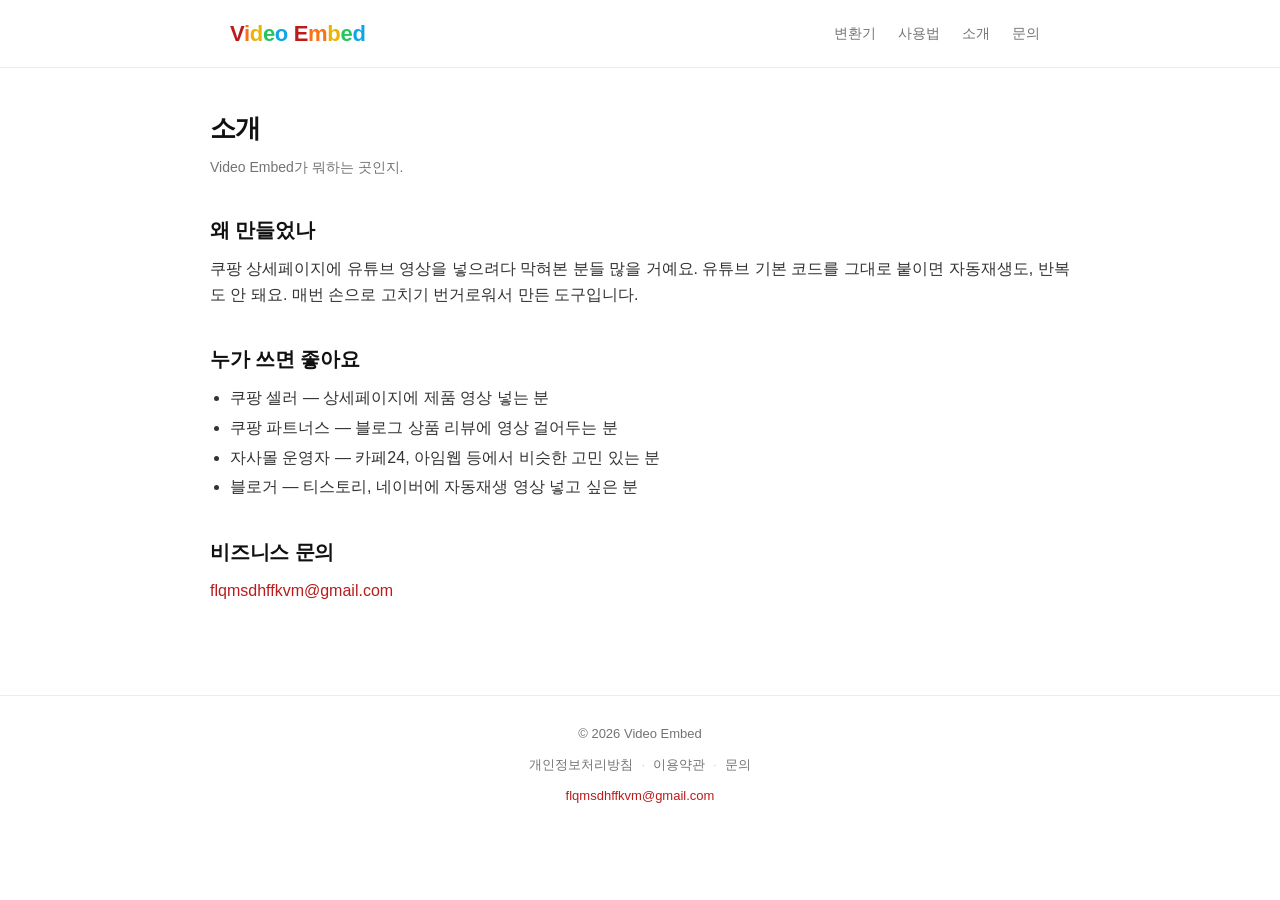
<file: about.html>
<!DOCTYPE html>
<html lang="ko">
<head>
<meta charset="UTF-8">
<meta name="viewport" content="width=device-width, initial-scale=1.0">
<title>소개 | Video Embed</title>
<meta name="description" content="Video Embed 소개. 유튜브 영상을 쿠팡 상세페이지용 자동재생 코드로 바꿔주는 무료 도구입니다.">
<meta name="robots" content="index, follow">
<link rel="canonical" href="https://video-embed.com/about.html">
<link rel="icon" type="image/svg+xml" href="/assets/favicon.svg">
<meta property="og:type" content="website">
<meta property="og:site_name" content="Video Embed">
<meta property="og:title" content="소개 | Video Embed">
<meta property="og:description" content="유튜브 영상을 쿠팡 상세페이지용 자동재생 코드로 바꿔주는 무료 도구.">
<meta property="og:url" content="https://video-embed.com/about.html">
<meta property="og:image" content="https://video-embed.com/assets/og-image.svg">
<meta property="og:locale" content="ko_KR">

<!-- Google AdSense -->
<script async src="https://pagead2.googlesyndication.com/pagead/js/adsbygoogle.js?client=ca-pub-5144659713442607"
     crossorigin="anonymous"></script>

<link rel="stylesheet" href="/assets/common.css">
</head>
<body>

<header class="site-header">
  <div class="header-inner">
    <a href="/" class="brand" aria-label="Video Embed 홈">
      <span class="brand-name"><span class="c1">V</span><span class="c2">i</span><span class="c3">d</span><span class="c4">e</span><span class="c5">o</span>&nbsp;<span class="c1">E</span><span class="c2">m</span><span class="c3">b</span><span class="c4">e</span><span class="c5">d</span></span>
    </a>
    <nav class="site-nav" aria-label="주요 메뉴">
      <a href="/">변환기</a>
      <a href="/guide.html">사용법</a>
      <a href="/about.html">소개</a>
      <a href="mailto:flqmsdhffkvm@gmail.com">문의</a>
    </nav>
  </div>
</header>

<main class="container page">
  <h1 class="page-title">소개</h1>
  <p class="page-subtitle">Video Embed가 뭐하는 곳인지.</p>

  <article class="prose">
    <h2>왜 만들었나</h2>
    <p>쿠팡 상세페이지에 유튜브 영상을 넣으려다 막혀본 분들 많을 거예요. 유튜브 기본 코드를 그대로 붙이면 자동재생도, 반복도 안 돼요. 매번 손으로 고치기 번거로워서 만든 도구입니다.</p>

    <h2>누가 쓰면 좋아요</h2>
    <ul>
      <li>쿠팡 셀러 — 상세페이지에 제품 영상 넣는 분</li>
      <li>쿠팡 파트너스 — 블로그 상품 리뷰에 영상 걸어두는 분</li>
      <li>자사몰 운영자 — 카페24, 아임웹 등에서 비슷한 고민 있는 분</li>
      <li>블로거 — 티스토리, 네이버에 자동재생 영상 넣고 싶은 분</li>
    </ul>

    <h2>비즈니스 문의</h2>
    <p><a href="mailto:flqmsdhffkvm@gmail.com">flqmsdhffkvm@gmail.com</a></p>
  </article>
</main>

<footer class="site-footer">
  <div class="footer-inner">
    <p class="copyright">© 2026 Video Embed</p>
    <nav class="footer-nav" aria-label="하단 메뉴">
      <a href="/privacy.html">개인정보처리방침</a>
      <span class="sep">·</span>
      <a href="/terms.html">이용약관</a>
      <span class="sep">·</span>
      <a href="mailto:flqmsdhffkvm@gmail.com">문의</a>
    </nav>
    <p class="contact"><a href="mailto:flqmsdhffkvm@gmail.com">flqmsdhffkvm@gmail.com</a></p>
  </div>
</footer>
</body>
</html>
</file>
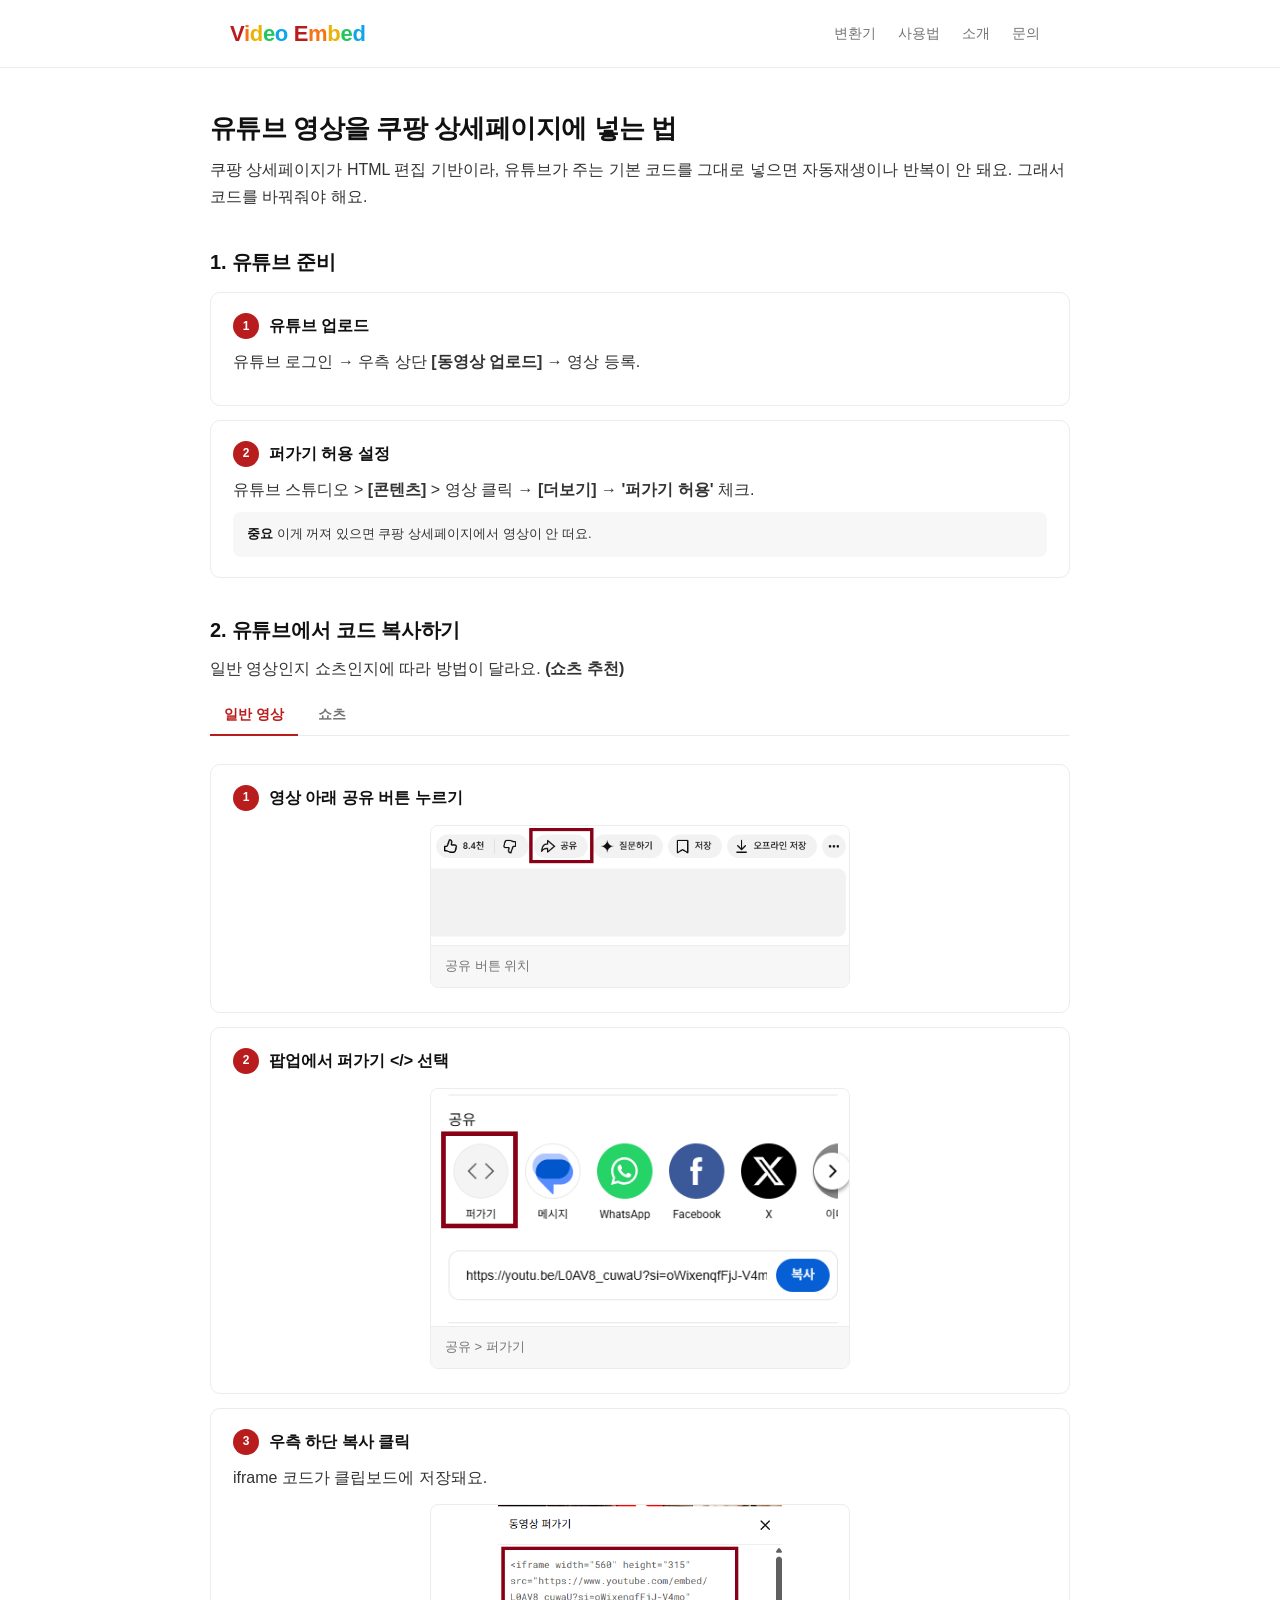
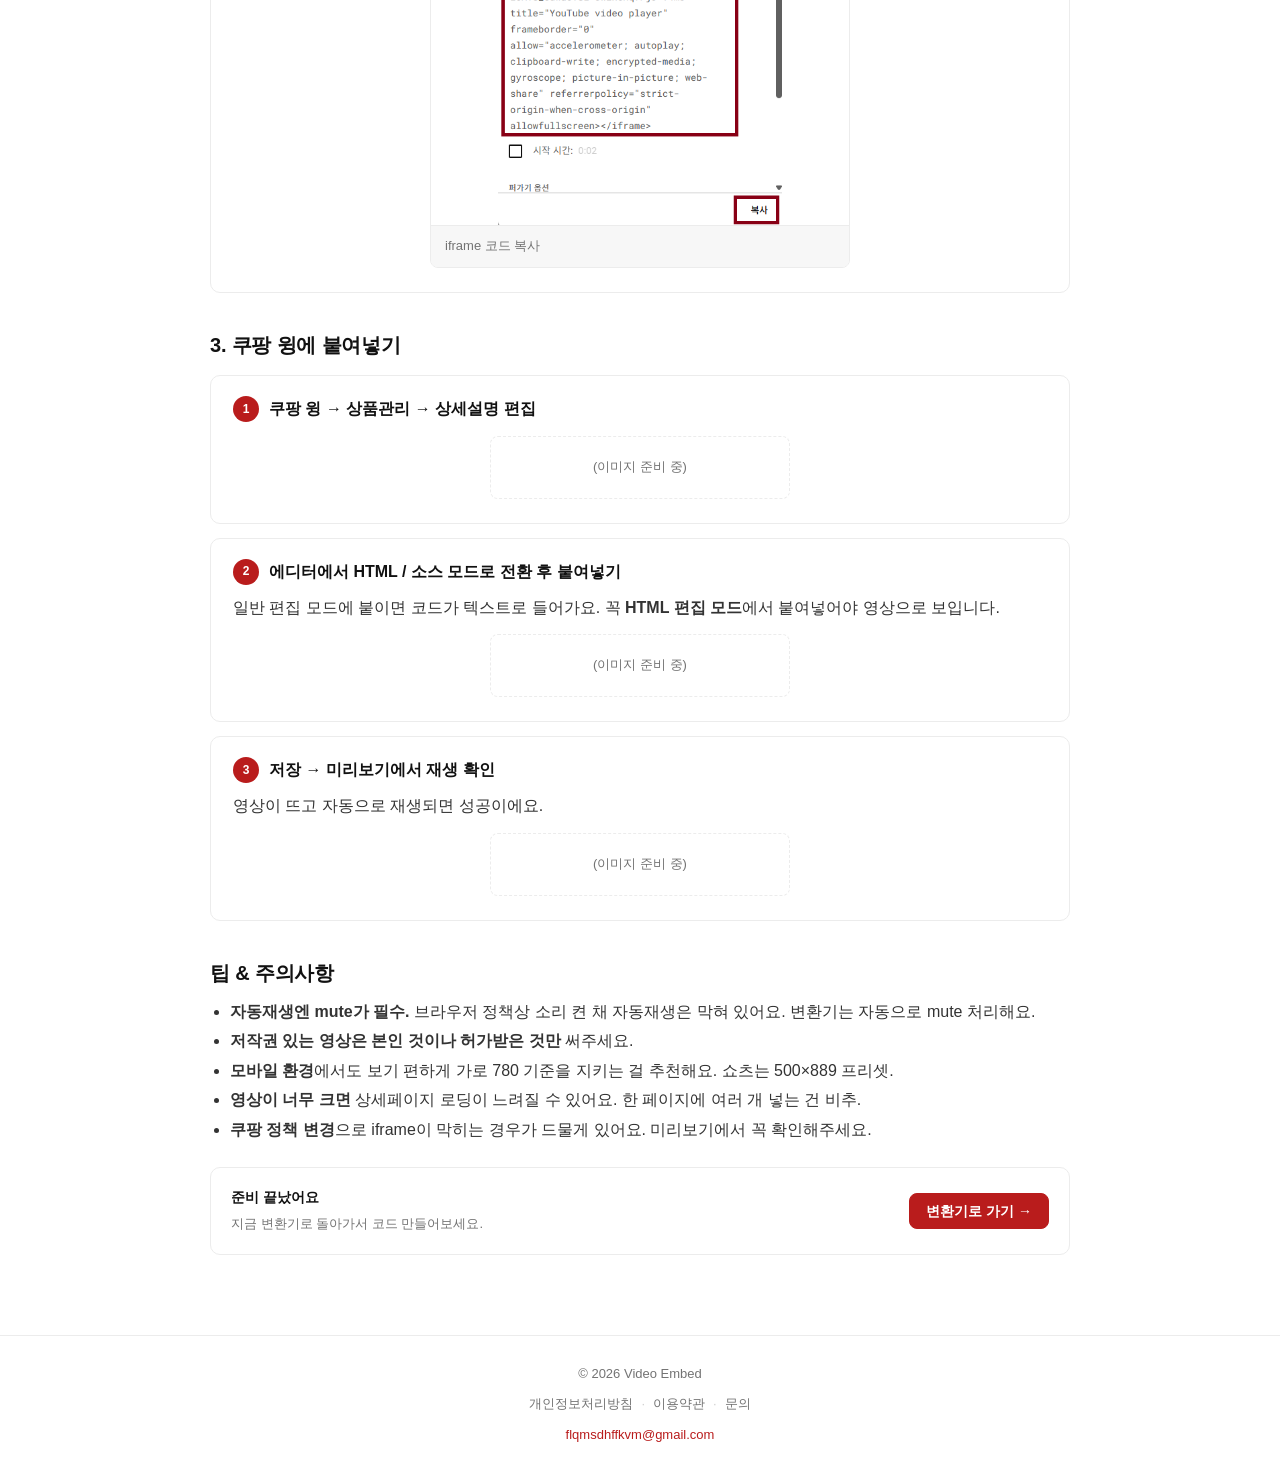
<file: guide.html>
<!DOCTYPE html>
<html lang="ko">
<head>
<meta charset="UTF-8">
<meta name="viewport" content="width=device-width, initial-scale=1.0">
<title>유튜브 영상 쿠팡 상세페이지 삽입 방법 (쇼츠 포함) | Video Embed</title>
<meta name="description" content="유튜브 영상·쇼츠를 쿠팡 상세페이지에 넣는 법. iframe 복사부터 쿠팡 윙 붙여넣기까지 단계별로 정리.">
<meta name="keywords" content="쿠팡 상세페이지 동영상, 유튜브 쿠팡 연동, 쿠팡 윙 동영상 삽입, 유튜브 쇼츠 쿠팡, 유튜브 iframe 복사, 자동재생 반복">
<meta name="robots" content="index, follow">
<link rel="canonical" href="https://video-embed.com/guide.html">
<link rel="icon" type="image/svg+xml" href="/assets/favicon.svg">

<meta property="og:type" content="article">
<meta property="og:site_name" content="Video Embed">
<meta property="og:title" content="유튜브 영상 쿠팡 상세페이지 삽입 방법 (쇼츠 포함)">
<meta property="og:description" content="유튜브 영상·쇼츠를 쿠팡 상세페이지에 넣는 법. iframe 복사부터 쿠팡 윙 붙여넣기까지.">
<meta property="og:url" content="https://video-embed.com/guide.html">
<meta property="og:image" content="https://video-embed.com/assets/og-image.svg">
<meta property="og:locale" content="ko_KR">

<meta name="twitter:card" content="summary_large_image">
<meta name="twitter:title" content="유튜브 영상 쿠팡 상세페이지 삽입 방법 (쇼츠 포함)">
<meta name="twitter:description" content="유튜브 영상·쇼츠를 쿠팡 상세페이지에 넣는 법. iframe 복사부터 쿠팡 윙 붙여넣기까지.">
<meta name="twitter:image" content="https://video-embed.com/assets/og-image.svg">

<!-- Google AdSense -->
<script async src="https://pagead2.googlesyndication.com/pagead/js/adsbygoogle.js?client=ca-pub-5144659713442607"
     crossorigin="anonymous"></script>

<link rel="stylesheet" href="/assets/common.css">
<style>
  .step {
    border: 1px solid var(--border);
    border-radius: var(--radius);
    padding: 20px 22px;
    margin: 14px 0;
    background: #fff;
  }
  .step-head {
    display: flex;
    align-items: center;
    gap: 10px;
    margin-bottom: 10px;
  }
  .step-badge {
    display: inline-flex;
    align-items: center;
    justify-content: center;
    min-width: 26px;
    height: 26px;
    padding: 0 8px;
    border-radius: 999px;
    background: var(--primary);
    color: #fff;
    font-size: 12px;
    font-weight: 600;
  }
  .step h3 { margin: 0; font-size: 16px; }
  .step p { margin: 0 0 10px; color: #333; }
  .step ol, .step ul { margin: 0 0 10px; padding-left: 20px; color: #333; }
  .step li { margin-bottom: 4px; }

  .step .figure {
    max-width: 420px;
    margin: 14px auto 4px;
  }
  .step .figure img {
    max-height: 320px;
    width: auto;
    max-width: 100%;
    margin: 0 auto;
  }
  .step .figure.placeholder {
    max-width: 300px;
    padding: 20px 16px;
  }

  .tip {
    background: var(--subtle);
    border-radius: var(--radius-sm);
    padding: 12px 14px;
    font-size: 13px;
    color: #333;
    margin: 10px 0 0;
  }
  .tip b { color: var(--text); }

  .tabs {
    display: flex;
    gap: 6px;
    margin-top: 14px;
    border-bottom: 1px solid var(--border);
  }
  .tab-btn {
    background: none;
    border: 0;
    padding: 10px 14px;
    font-size: 14px;
    font-weight: 600;
    color: var(--muted);
    cursor: pointer;
    font-family: inherit;
    border-bottom: 2px solid transparent;
    margin-bottom: -1px;
  }
  .tab-btn.active {
    color: var(--primary);
    border-bottom-color: var(--primary);
  }
  .tab-panel { display: none; padding-top: 14px; }
  .tab-panel.active { display: block; }

  .intro {
    color: #333;
    margin: 10px 0 30px;
    line-height: 1.7;
  }
</style>
</head>
<body>

<header class="site-header">
  <div class="header-inner">
    <a href="/" class="brand" aria-label="Video Embed 홈">
      <span class="brand-name"><span class="c1">V</span><span class="c2">i</span><span class="c3">d</span><span class="c4">e</span><span class="c5">o</span>&nbsp;<span class="c1">E</span><span class="c2">m</span><span class="c3">b</span><span class="c4">e</span><span class="c5">d</span></span>
    </a>
    <nav class="site-nav" aria-label="주요 메뉴">
      <a href="/">변환기</a>
      <a href="/guide.html">사용법</a>
      <a href="/about.html">소개</a>
      <a href="mailto:flqmsdhffkvm@gmail.com">문의</a>
    </nav>
  </div>
</header>

<main class="container page">
  <h1 class="page-title">유튜브 영상을 쿠팡 상세페이지에 넣는 법</h1>

  <article class="prose">
  <p class="intro">쿠팡 상세페이지가 HTML 편집 기반이라, 유튜브가 주는 기본 코드를 그대로 넣으면 자동재생이나 반복이 안 돼요. 그래서 코드를 바꿔줘야 해요.</p>

  <h2 id="prep">1. 유튜브 준비</h2>

  <div class="step">
    <div class="step-head"><span class="step-badge">1</span><h3>유튜브 업로드</h3></div>
    <p>유튜브 로그인 → 우측 상단 <b>[동영상 업로드]</b> → 영상 등록.</p>
  </div>

  <div class="step">
    <div class="step-head"><span class="step-badge">2</span><h3>퍼가기 허용 설정</h3></div>
    <p>유튜브 스튜디오 &gt; <b>[콘텐츠]</b> &gt; 영상 클릭 → <b>[더보기]</b> → <b>'퍼가기 허용'</b> 체크.</p>
    <div class="tip"><b>중요</b> 이게 꺼져 있으면 쿠팡 상세페이지에서 영상이 안 떠요.</div>
  </div>

  <h2 id="copy">2. 유튜브에서 코드 복사하기</h2>
  <p>일반 영상인지 쇼츠인지에 따라 방법이 달라요. <b>(쇼츠 추천)</b></p>

  <div class="tabs" role="tablist">
    <button class="tab-btn active" role="tab" data-tab="normal">일반 영상</button>
    <button class="tab-btn" role="tab" data-tab="shorts">쇼츠</button>
  </div>

  <div id="tab-normal" class="tab-panel active" role="tabpanel">
    <div class="step">
      <div class="step-head"><span class="step-badge">1</span><h3>영상 아래 <b>공유</b> 버튼 누르기</h3></div>
      <figure class="figure">
        <img src="/assets/guide/1.png" alt="유튜브 영상의 공유 버튼 위치" onerror="this.parentElement.classList.add('placeholder');this.remove();">
        <figcaption>공유 버튼 위치</figcaption>
      </figure>
    </div>
    <div class="step">
      <div class="step-head"><span class="step-badge">2</span><h3>팝업에서 <b>퍼가기 &lt;/&gt;</b> 선택</h3></div>
      <figure class="figure">
        <img src="/assets/guide/2.png" alt="공유 메뉴에서 퍼가기 선택" onerror="this.parentElement.classList.add('placeholder');this.remove();">
        <figcaption>공유 &gt; 퍼가기</figcaption>
      </figure>
    </div>
    <div class="step">
      <div class="step-head"><span class="step-badge">3</span><h3>우측 하단 <b>복사</b> 클릭</h3></div>
      <p>iframe 코드가 클립보드에 저장돼요.</p>
      <figure class="figure">
        <img src="/assets/guide/3.png" alt="iframe 코드 복사" onerror="this.parentElement.classList.add('placeholder');this.remove();">
        <figcaption>iframe 코드 복사</figcaption>
      </figure>
    </div>
  </div>

  <div id="tab-shorts" class="tab-panel" role="tabpanel">
    <div class="step">
      <div class="step-head"><span class="step-badge">쇼츠</span><h3>영상 위에서 <b>마우스 우클릭</b> → <b>소스 코드 복사</b></h3></div>
      <figure class="figure">
        <img src="/assets/guide/4.png" alt="쇼츠 우클릭 메뉴의 소스 코드 복사" onerror="this.parentElement.classList.add('placeholder');this.remove();">
        <figcaption>쇼츠 우클릭 → 소스 코드 복사</figcaption>
      </figure>
    </div>
  </div>

  <h2 id="paste">3. 쿠팡 윙에 붙여넣기</h2>
  <div class="step">
    <div class="step-head"><span class="step-badge">1</span><h3>쿠팡 윙 → 상품관리 → <b>상세설명 편집</b></h3></div>
    <figure class="figure placeholder" data-pending>
      <div>(이미지 준비 중)</div>
    </figure>
  </div>
  <div class="step">
    <div class="step-head"><span class="step-badge">2</span><h3>에디터에서 <b>HTML / 소스</b> 모드로 전환 후 붙여넣기</h3></div>
    <p>일반 편집 모드에 붙이면 코드가 텍스트로 들어가요. 꼭 <b>HTML 편집 모드</b>에서 붙여넣어야 영상으로 보입니다.</p>
    <figure class="figure placeholder" data-pending>
      <div>(이미지 준비 중)</div>
    </figure>
  </div>
  <div class="step">
    <div class="step-head"><span class="step-badge">3</span><h3>저장 → 미리보기에서 재생 확인</h3></div>
    <p>영상이 뜨고 자동으로 재생되면 성공이에요.</p>
    <figure class="figure placeholder" data-pending>
      <div>(이미지 준비 중)</div>
    </figure>
  </div>

  <h2 id="tips">팁 &amp; 주의사항</h2>
  <ul>
    <li><b>자동재생엔 mute가 필수.</b> 브라우저 정책상 소리 켠 채 자동재생은 막혀 있어요. 변환기는 자동으로 mute 처리해요.</li>
    <li><b>저작권 있는 영상은 본인 것이나 허가받은 것만</b> 써주세요.</li>
    <li><b>모바일 환경</b>에서도 보기 편하게 가로 780 기준을 지키는 걸 추천해요. 쇼츠는 500×889 프리셋.</li>
    <li><b>영상이 너무 크면</b> 상세페이지 로딩이 느려질 수 있어요. 한 페이지에 여러 개 넣는 건 비추.</li>
    <li><b>쿠팡 정책 변경</b>으로 iframe이 막히는 경우가 드물게 있어요. 미리보기에서 꼭 확인해주세요.</li>
  </ul>

  </article>

  <aside class="cta-row">
    <div class="cta-text">
      <strong>준비 끝났어요</strong>
      <small>지금 변환기로 돌아가서 코드 만들어보세요.</small>
    </div>
    <a href="/" class="btn btn-primary">변환기로 가기 →</a>
  </aside>
</main>

<footer class="site-footer">
  <div class="footer-inner">
    <p class="copyright">© 2026 Video Embed</p>
    <nav class="footer-nav" aria-label="하단 메뉴">
      <a href="/privacy.html">개인정보처리방침</a>
      <span class="sep">·</span>
      <a href="/terms.html">이용약관</a>
      <span class="sep">·</span>
      <a href="mailto:flqmsdhffkvm@gmail.com">문의</a>
    </nav>
    <p class="contact"><a href="mailto:flqmsdhffkvm@gmail.com">flqmsdhffkvm@gmail.com</a></p>
  </div>
</footer>

<script>
  document.querySelectorAll('.tab-btn').forEach(btn => {
    btn.addEventListener('click', () => {
      const tab = btn.dataset.tab;
      document.querySelectorAll('.tab-btn').forEach(b => b.classList.toggle('active', b === btn));
      document.querySelectorAll('.tab-panel').forEach(p => {
        p.classList.toggle('active', p.id === 'tab-' + tab);
      });
    });
  });
</script>
</body>
</html>
</file>
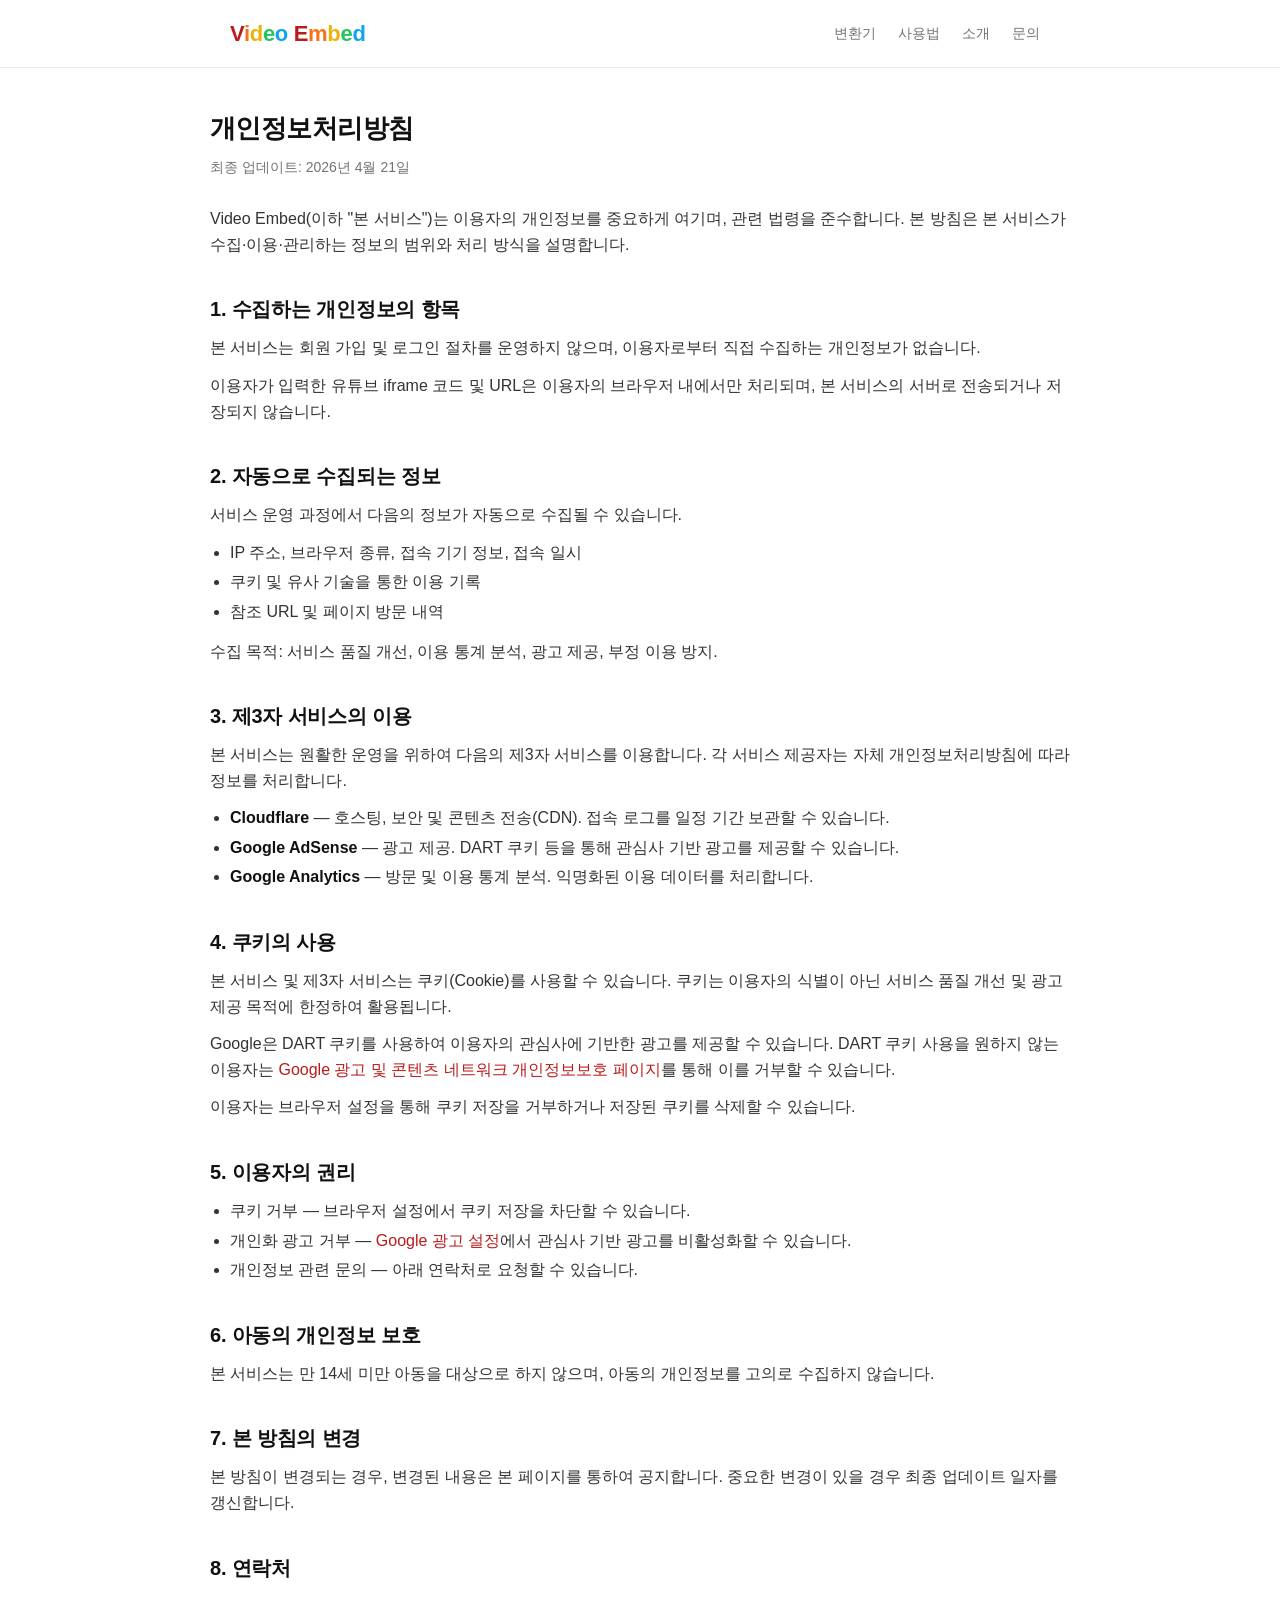
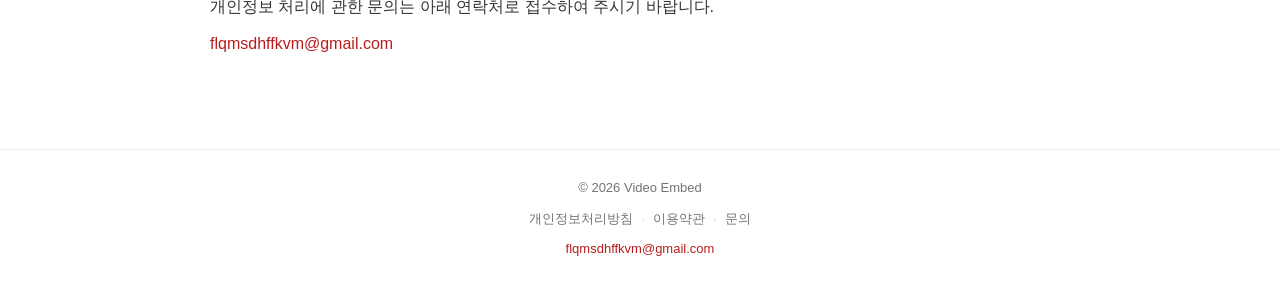
<file: privacy.html>
<!DOCTYPE html>
<html lang="ko">
<head>
<meta charset="UTF-8">
<meta name="viewport" content="width=device-width, initial-scale=1.0">
<title>개인정보처리방침 | Video Embed</title>
<meta name="description" content="Video Embed의 개인정보처리방침. 수집 정보, 쿠키, 제3자 제공, 이용자의 권리를 안내합니다.">
<meta name="robots" content="index, follow">
<link rel="canonical" href="https://video-embed.com/privacy.html">
<link rel="icon" type="image/svg+xml" href="/assets/favicon.svg">
<meta property="og:type" content="website">
<meta property="og:site_name" content="Video Embed">
<meta property="og:title" content="개인정보처리방침 | Video Embed">
<meta property="og:description" content="Video Embed의 개인정보처리방침.">
<meta property="og:url" content="https://video-embed.com/privacy.html">
<meta property="og:image" content="https://video-embed.com/assets/og-image.svg">
<meta property="og:locale" content="ko_KR">

<!-- Google AdSense -->
<script async src="https://pagead2.googlesyndication.com/pagead/js/adsbygoogle.js?client=ca-pub-5144659713442607"
     crossorigin="anonymous"></script>

<link rel="stylesheet" href="/assets/common.css">
</head>
<body>

<header class="site-header">
  <div class="header-inner">
    <a href="/" class="brand" aria-label="Video Embed 홈">
      <span class="brand-name"><span class="c1">V</span><span class="c2">i</span><span class="c3">d</span><span class="c4">e</span><span class="c5">o</span>&nbsp;<span class="c1">E</span><span class="c2">m</span><span class="c3">b</span><span class="c4">e</span><span class="c5">d</span></span>
    </a>
    <nav class="site-nav" aria-label="주요 메뉴">
      <a href="/">변환기</a>
      <a href="/guide.html">사용법</a>
      <a href="/about.html">소개</a>
      <a href="mailto:flqmsdhffkvm@gmail.com">문의</a>
    </nav>
  </div>
</header>

<main class="container page">
  <h1 class="page-title">개인정보처리방침</h1>
  <p class="page-subtitle">최종 업데이트: 2026년 4월 21일</p>

  <article class="prose">
    <p>Video Embed(이하 "본 서비스")는 이용자의 개인정보를 중요하게 여기며, 관련 법령을 준수합니다. 본 방침은 본 서비스가 수집·이용·관리하는 정보의 범위와 처리 방식을 설명합니다.</p>

    <h2>1. 수집하는 개인정보의 항목</h2>
    <p>본 서비스는 회원 가입 및 로그인 절차를 운영하지 않으며, 이용자로부터 직접 수집하는 개인정보가 없습니다.</p>
    <p>이용자가 입력한 유튜브 iframe 코드 및 URL은 이용자의 브라우저 내에서만 처리되며, 본 서비스의 서버로 전송되거나 저장되지 않습니다.</p>

    <h2>2. 자동으로 수집되는 정보</h2>
    <p>서비스 운영 과정에서 다음의 정보가 자동으로 수집될 수 있습니다.</p>
    <ul>
      <li>IP 주소, 브라우저 종류, 접속 기기 정보, 접속 일시</li>
      <li>쿠키 및 유사 기술을 통한 이용 기록</li>
      <li>참조 URL 및 페이지 방문 내역</li>
    </ul>
    <p>수집 목적: 서비스 품질 개선, 이용 통계 분석, 광고 제공, 부정 이용 방지.</p>

    <h2>3. 제3자 서비스의 이용</h2>
    <p>본 서비스는 원활한 운영을 위하여 다음의 제3자 서비스를 이용합니다. 각 서비스 제공자는 자체 개인정보처리방침에 따라 정보를 처리합니다.</p>
    <ul>
      <li><strong>Cloudflare</strong> — 호스팅, 보안 및 콘텐츠 전송(CDN). 접속 로그를 일정 기간 보관할 수 있습니다.</li>
      <li><strong>Google AdSense</strong> — 광고 제공. DART 쿠키 등을 통해 관심사 기반 광고를 제공할 수 있습니다.</li>
      <li><strong>Google Analytics</strong> — 방문 및 이용 통계 분석. 익명화된 이용 데이터를 처리합니다.</li>
    </ul>

    <h2>4. 쿠키의 사용</h2>
    <p>본 서비스 및 제3자 서비스는 쿠키(Cookie)를 사용할 수 있습니다. 쿠키는 이용자의 식별이 아닌 서비스 품질 개선 및 광고 제공 목적에 한정하여 활용됩니다.</p>
    <p>Google은 DART 쿠키를 사용하여 이용자의 관심사에 기반한 광고를 제공할 수 있습니다. DART 쿠키 사용을 원하지 않는 이용자는 <a href="https://policies.google.com/technologies/ads" rel="noopener noreferrer" target="_blank">Google 광고 및 콘텐츠 네트워크 개인정보보호 페이지</a>를 통해 이를 거부할 수 있습니다.</p>
    <p>이용자는 브라우저 설정을 통해 쿠키 저장을 거부하거나 저장된 쿠키를 삭제할 수 있습니다.</p>

    <h2>5. 이용자의 권리</h2>
    <ul>
      <li>쿠키 거부 — 브라우저 설정에서 쿠키 저장을 차단할 수 있습니다.</li>
      <li>개인화 광고 거부 — <a href="https://adssettings.google.com/" rel="noopener noreferrer" target="_blank">Google 광고 설정</a>에서 관심사 기반 광고를 비활성화할 수 있습니다.</li>
      <li>개인정보 관련 문의 — 아래 연락처로 요청할 수 있습니다.</li>
    </ul>

    <h2>6. 아동의 개인정보 보호</h2>
    <p>본 서비스는 만 14세 미만 아동을 대상으로 하지 않으며, 아동의 개인정보를 고의로 수집하지 않습니다.</p>

    <h2>7. 본 방침의 변경</h2>
    <p>본 방침이 변경되는 경우, 변경된 내용은 본 페이지를 통하여 공지합니다. 중요한 변경이 있을 경우 최종 업데이트 일자를 갱신합니다.</p>

    <h2>8. 연락처</h2>
    <p>개인정보 처리에 관한 문의는 아래 연락처로 접수하여 주시기 바랍니다.</p>
    <p><a href="mailto:flqmsdhffkvm@gmail.com">flqmsdhffkvm@gmail.com</a></p>
  </article>
</main>

<footer class="site-footer">
  <div class="footer-inner">
    <p class="copyright">© 2026 Video Embed</p>
    <nav class="footer-nav" aria-label="하단 메뉴">
      <a href="/privacy.html">개인정보처리방침</a>
      <span class="sep">·</span>
      <a href="/terms.html">이용약관</a>
      <span class="sep">·</span>
      <a href="mailto:flqmsdhffkvm@gmail.com">문의</a>
    </nav>
    <p class="contact"><a href="mailto:flqmsdhffkvm@gmail.com">flqmsdhffkvm@gmail.com</a></p>
  </div>
</footer>
</body>
</html>
</file>
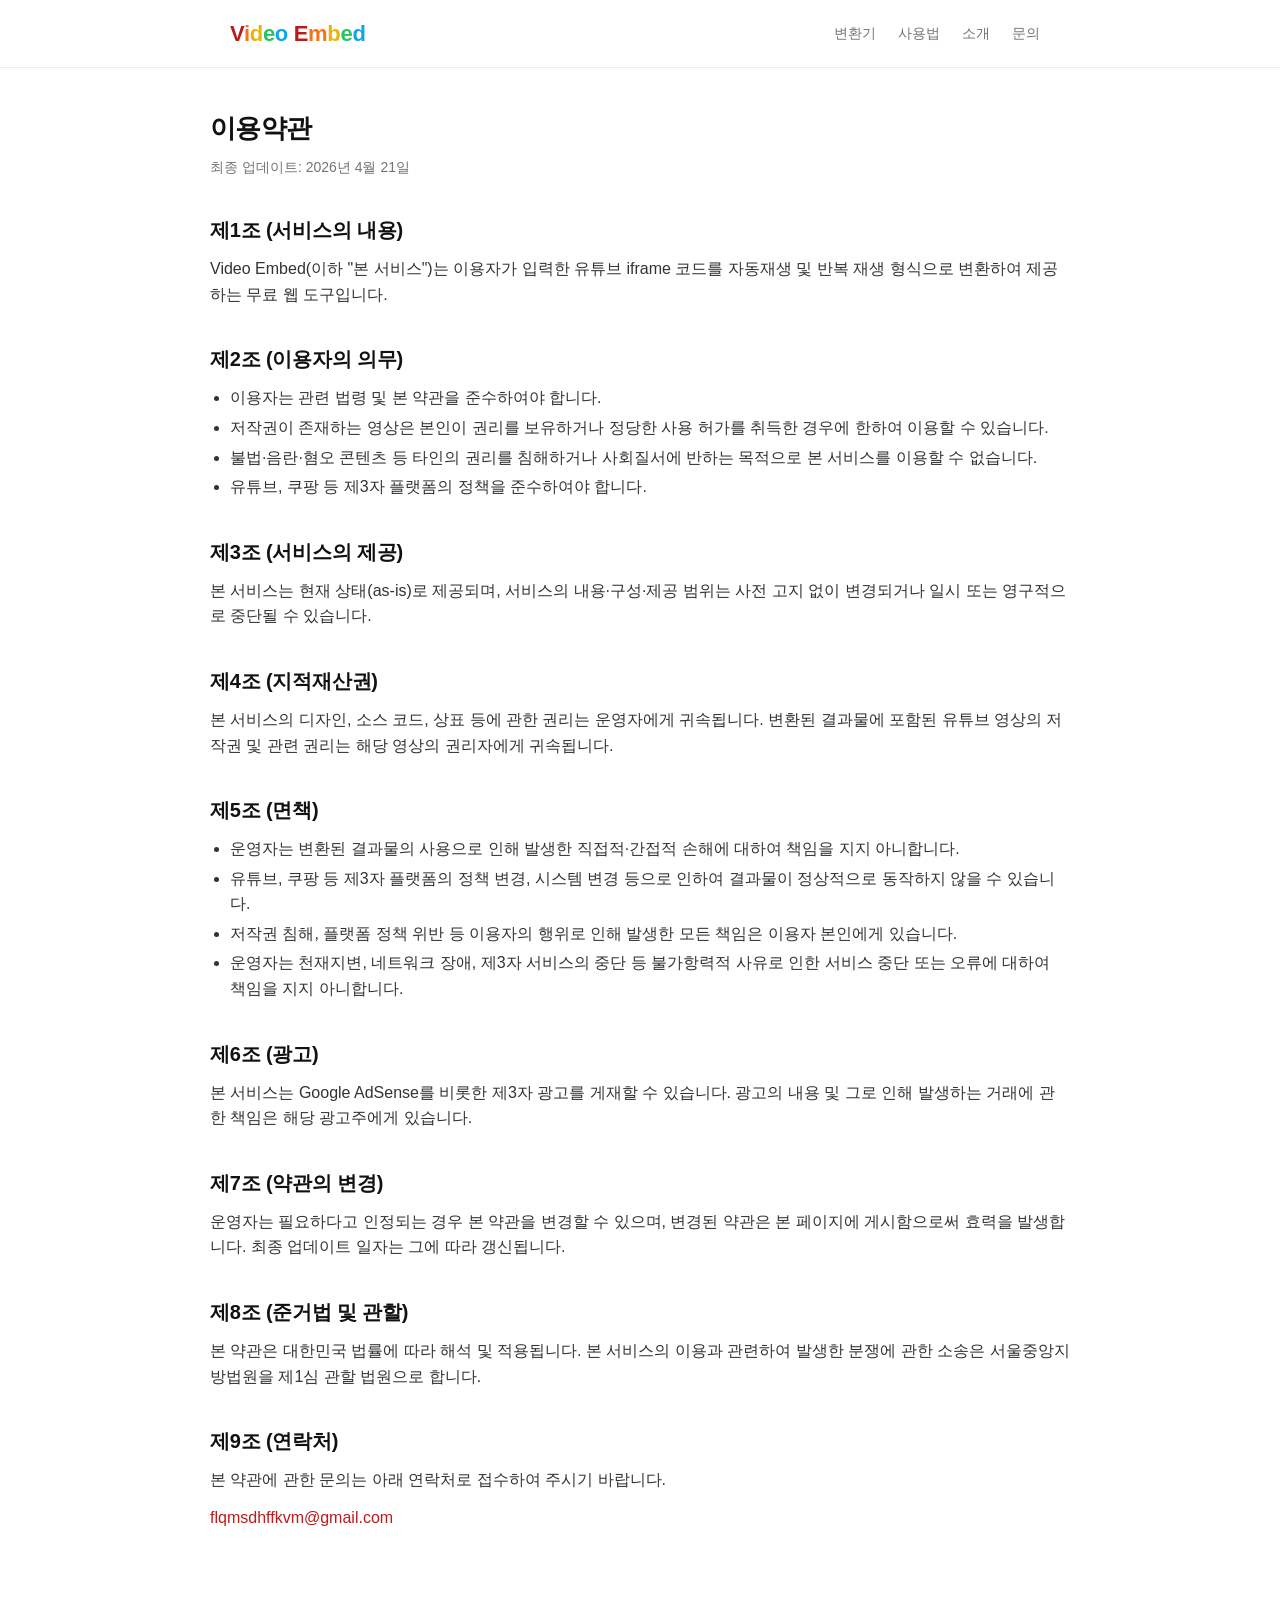
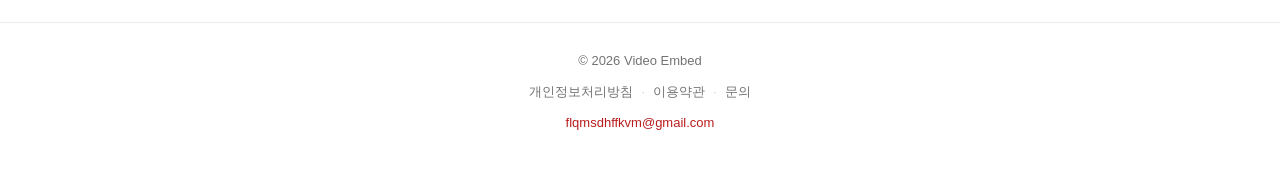
<file: terms.html>
<!DOCTYPE html>
<html lang="ko">
<head>
<meta charset="UTF-8">
<meta name="viewport" content="width=device-width, initial-scale=1.0">
<title>이용약관 | Video Embed</title>
<meta name="description" content="Video Embed의 이용약관. 서비스 이용 조건, 면책, 준거법을 안내합니다.">
<meta name="robots" content="index, follow">
<link rel="canonical" href="https://video-embed.com/terms.html">
<link rel="icon" type="image/svg+xml" href="/assets/favicon.svg">
<meta property="og:type" content="website">
<meta property="og:site_name" content="Video Embed">
<meta property="og:title" content="이용약관 | Video Embed">
<meta property="og:description" content="Video Embed의 이용약관.">
<meta property="og:url" content="https://video-embed.com/terms.html">
<meta property="og:image" content="https://video-embed.com/assets/og-image.svg">
<meta property="og:locale" content="ko_KR">

<!-- Google AdSense -->
<script async src="https://pagead2.googlesyndication.com/pagead/js/adsbygoogle.js?client=ca-pub-5144659713442607"
     crossorigin="anonymous"></script>

<link rel="stylesheet" href="/assets/common.css">
</head>
<body>

<header class="site-header">
  <div class="header-inner">
    <a href="/" class="brand" aria-label="Video Embed 홈">
      <span class="brand-name"><span class="c1">V</span><span class="c2">i</span><span class="c3">d</span><span class="c4">e</span><span class="c5">o</span>&nbsp;<span class="c1">E</span><span class="c2">m</span><span class="c3">b</span><span class="c4">e</span><span class="c5">d</span></span>
    </a>
    <nav class="site-nav" aria-label="주요 메뉴">
      <a href="/">변환기</a>
      <a href="/guide.html">사용법</a>
      <a href="/about.html">소개</a>
      <a href="mailto:flqmsdhffkvm@gmail.com">문의</a>
    </nav>
  </div>
</header>

<main class="container page">
  <h1 class="page-title">이용약관</h1>
  <p class="page-subtitle">최종 업데이트: 2026년 4월 21일</p>

  <article class="prose">
    <h2>제1조 (서비스의 내용)</h2>
    <p>Video Embed(이하 "본 서비스")는 이용자가 입력한 유튜브 iframe 코드를 자동재생 및 반복 재생 형식으로 변환하여 제공하는 무료 웹 도구입니다.</p>

    <h2>제2조 (이용자의 의무)</h2>
    <ul>
      <li>이용자는 관련 법령 및 본 약관을 준수하여야 합니다.</li>
      <li>저작권이 존재하는 영상은 본인이 권리를 보유하거나 정당한 사용 허가를 취득한 경우에 한하여 이용할 수 있습니다.</li>
      <li>불법·음란·혐오 콘텐츠 등 타인의 권리를 침해하거나 사회질서에 반하는 목적으로 본 서비스를 이용할 수 없습니다.</li>
      <li>유튜브, 쿠팡 등 제3자 플랫폼의 정책을 준수하여야 합니다.</li>
    </ul>

    <h2>제3조 (서비스의 제공)</h2>
    <p>본 서비스는 현재 상태(as-is)로 제공되며, 서비스의 내용·구성·제공 범위는 사전 고지 없이 변경되거나 일시 또는 영구적으로 중단될 수 있습니다.</p>

    <h2>제4조 (지적재산권)</h2>
    <p>본 서비스의 디자인, 소스 코드, 상표 등에 관한 권리는 운영자에게 귀속됩니다. 변환된 결과물에 포함된 유튜브 영상의 저작권 및 관련 권리는 해당 영상의 권리자에게 귀속됩니다.</p>

    <h2>제5조 (면책)</h2>
    <ul>
      <li>운영자는 변환된 결과물의 사용으로 인해 발생한 직접적·간접적 손해에 대하여 책임을 지지 아니합니다.</li>
      <li>유튜브, 쿠팡 등 제3자 플랫폼의 정책 변경, 시스템 변경 등으로 인하여 결과물이 정상적으로 동작하지 않을 수 있습니다.</li>
      <li>저작권 침해, 플랫폼 정책 위반 등 이용자의 행위로 인해 발생한 모든 책임은 이용자 본인에게 있습니다.</li>
      <li>운영자는 천재지변, 네트워크 장애, 제3자 서비스의 중단 등 불가항력적 사유로 인한 서비스 중단 또는 오류에 대하여 책임을 지지 아니합니다.</li>
    </ul>

    <h2>제6조 (광고)</h2>
    <p>본 서비스는 Google AdSense를 비롯한 제3자 광고를 게재할 수 있습니다. 광고의 내용 및 그로 인해 발생하는 거래에 관한 책임은 해당 광고주에게 있습니다.</p>

    <h2>제7조 (약관의 변경)</h2>
    <p>운영자는 필요하다고 인정되는 경우 본 약관을 변경할 수 있으며, 변경된 약관은 본 페이지에 게시함으로써 효력을 발생합니다. 최종 업데이트 일자는 그에 따라 갱신됩니다.</p>

    <h2>제8조 (준거법 및 관할)</h2>
    <p>본 약관은 대한민국 법률에 따라 해석 및 적용됩니다. 본 서비스의 이용과 관련하여 발생한 분쟁에 관한 소송은 서울중앙지방법원을 제1심 관할 법원으로 합니다.</p>

    <h2>제9조 (연락처)</h2>
    <p>본 약관에 관한 문의는 아래 연락처로 접수하여 주시기 바랍니다.</p>
    <p><a href="mailto:flqmsdhffkvm@gmail.com">flqmsdhffkvm@gmail.com</a></p>
  </article>
</main>

<footer class="site-footer">
  <div class="footer-inner">
    <p class="copyright">© 2026 Video Embed</p>
    <nav class="footer-nav" aria-label="하단 메뉴">
      <a href="/privacy.html">개인정보처리방침</a>
      <span class="sep">·</span>
      <a href="/terms.html">이용약관</a>
      <span class="sep">·</span>
      <a href="mailto:flqmsdhffkvm@gmail.com">문의</a>
    </nav>
    <p class="contact"><a href="mailto:flqmsdhffkvm@gmail.com">flqmsdhffkvm@gmail.com</a></p>
  </div>
</footer>
</body>
</html>
</file>
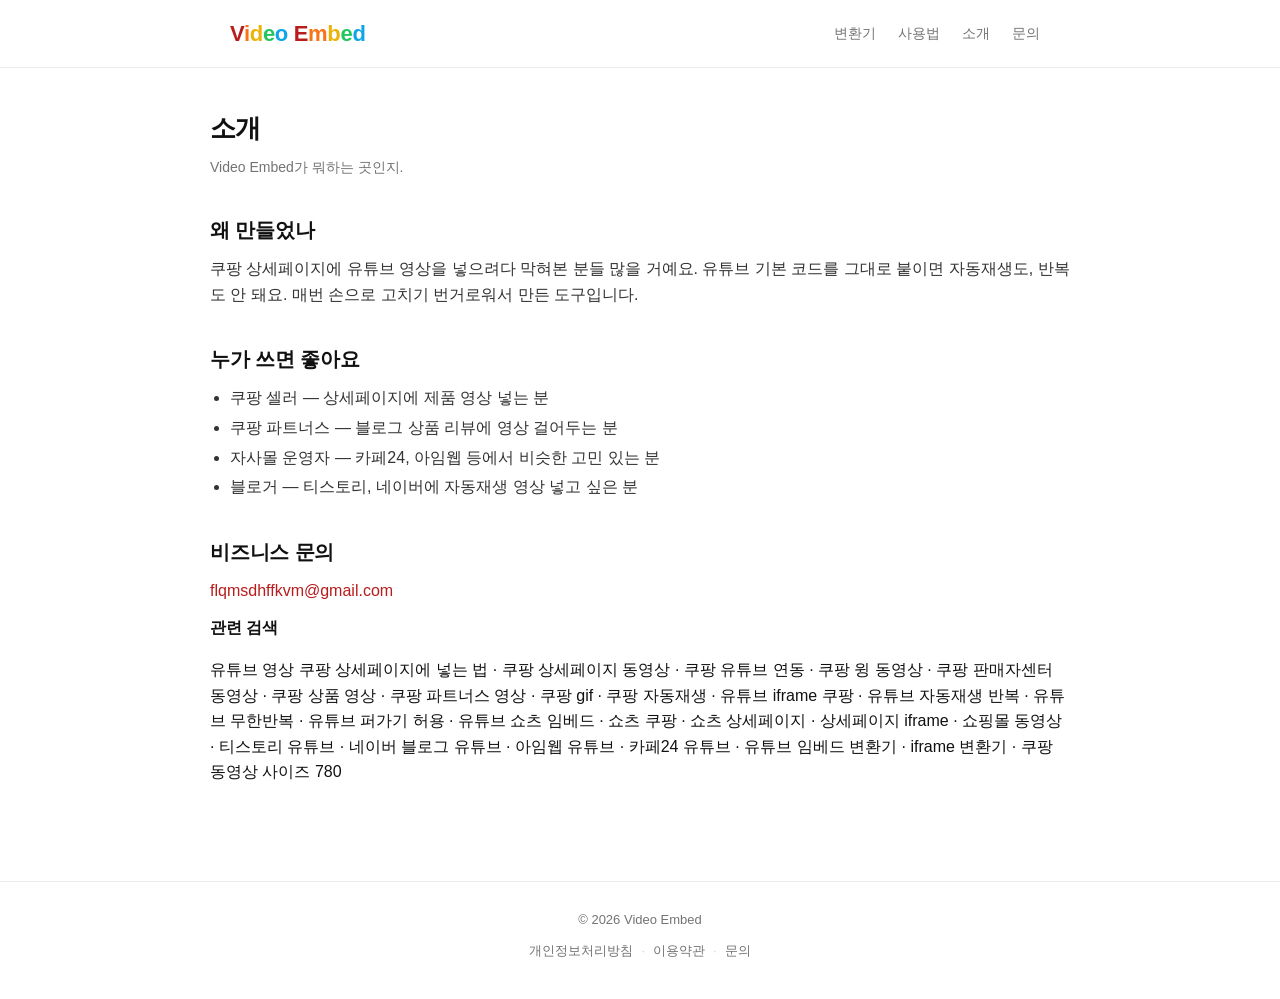
<file: public/about.html>
<!DOCTYPE html>
<html lang="ko">
<head>
<meta charset="UTF-8">
<meta name="viewport" content="width=device-width, initial-scale=1.0">
<title>소개 — Video Embed</title>
<meta name="description" content="Video Embed 소개와 비즈니스 문의 안내.">
<meta name="keywords" content="Video Embed, 쿠팡용 유튜브 임베드 변환기, 쿠팡 상세페이지 동영상, 쿠팡 유튜브 연동, 쿠팡 윙 동영상, 쿠팡 파트너스 영상, 쿠팡 gif, 유튜브 iframe 자동재생, 유튜브 쇼츠 임베드, 쿠팡 상품 영상, 상세페이지 iframe">
<meta name="robots" content="index, follow">
<link rel="canonical" href="https://video-embed.com/about.html">
<meta name="theme-color" content="#b91c1c">
<meta property="og:type" content="website">
<meta property="og:site_name" content="Video Embed">
<meta property="og:title" content="소개 — Video Embed">
<meta property="og:description" content="쿠팡 셀러·파트너스·블로거를 위한 유튜브 임베드 변환 도구.">
<meta property="og:url" content="https://video-embed.com/about.html">
<meta property="og:image" content="https://video-embed.com/assets/og-image.png">
<meta property="og:image:type" content="image/png">
<meta property="og:image:width" content="1200">
<meta property="og:image:height" content="630">
<meta property="og:locale" content="ko_KR">

<!-- Google AdSense -->
<script async src="https://pagead2.googlesyndication.com/pagead/js/adsbygoogle.js?client=ca-pub-5144659713442607"
     crossorigin="anonymous"></script>

<link rel="stylesheet" href="/assets/common.css">
</head>
<body>

<header class="site-header">
  <div class="header-inner">
    <a href="/" class="brand" aria-label="Video Embed 홈">
      <span class="brand-name"><span class="c1">V</span><span class="c2">i</span><span class="c3">d</span><span class="c4">e</span><span class="c5">o</span>&nbsp;<span class="c1">E</span><span class="c2">m</span><span class="c3">b</span><span class="c4">e</span><span class="c5">d</span></span>
    </a>
    <nav class="site-nav" aria-label="주요 메뉴">
      <a href="/">변환기</a>
      <a href="/guide.html">사용법</a>
      <a href="/about.html">소개</a>
      <a href="mailto:flqmsdhffkvm@gmail.com">문의</a>
    </nav>
  </div>
</header>

<main class="container page">
  <h1 class="page-title">소개</h1>
  <p class="page-subtitle">Video Embed가 뭐하는 곳인지.</p>

  <article class="prose">
    <h2>왜 만들었나</h2>
    <p>쿠팡 상세페이지에 유튜브 영상을 넣으려다 막혀본 분들 많을 거예요. 유튜브 기본 코드를 그대로 붙이면 자동재생도, 반복도 안 돼요. 매번 손으로 고치기 번거로워서 만든 도구입니다.</p>

    <h2>누가 쓰면 좋아요</h2>
    <ul>
      <li>쿠팡 셀러 — 상세페이지에 제품 영상 넣는 분</li>
      <li>쿠팡 파트너스 — 블로그 상품 리뷰에 영상 걸어두는 분</li>
      <li>자사몰 운영자 — 카페24, 아임웹 등에서 비슷한 고민 있는 분</li>
      <li>블로거 — 티스토리, 네이버에 자동재생 영상 넣고 싶은 분</li>
    </ul>

    <h2>비즈니스 문의</h2>
    <p><a href="mailto:flqmsdhffkvm@gmail.com">flqmsdhffkvm@gmail.com</a></p>
  </article>

  <section class="seo-tags" aria-label="관련 검색 주제">
    <strong>관련 검색</strong>
    <p>
      유튜브 영상 쿠팡 상세페이지에 넣는 법 · 쿠팡 상세페이지 동영상 · 쿠팡 유튜브 연동 · 쿠팡 윙 동영상 · 쿠팡 판매자센터 동영상 · 쿠팡 상품 영상 · 쿠팡 파트너스 영상 · 쿠팡 gif · 쿠팡 자동재생 · 유튜브 iframe 쿠팡 · 유튜브 자동재생 반복 · 유튜브 무한반복 · 유튜브 퍼가기 허용 · 유튜브 쇼츠 임베드 · 쇼츠 쿠팡 · 쇼츠 상세페이지 · 상세페이지 iframe · 쇼핑몰 동영상 · 티스토리 유튜브 · 네이버 블로그 유튜브 · 아임웹 유튜브 · 카페24 유튜브 · 유튜브 임베드 변환기 · iframe 변환기 · 쿠팡 동영상 사이즈 780
    </p>
  </section>
</main>

<footer class="site-footer">
  <div class="footer-inner">
    <p class="copyright">© 2026 Video Embed</p>
    <nav class="footer-nav" aria-label="하단 메뉴">
      <a href="/privacy.html">개인정보처리방침</a>
      <span class="sep">·</span>
      <a href="/terms.html">이용약관</a>
      <span class="sep">·</span>
      <a href="mailto:flqmsdhffkvm@gmail.com">문의</a>
    </nav>
  </div>
</footer>
</body>
</html>
</file>
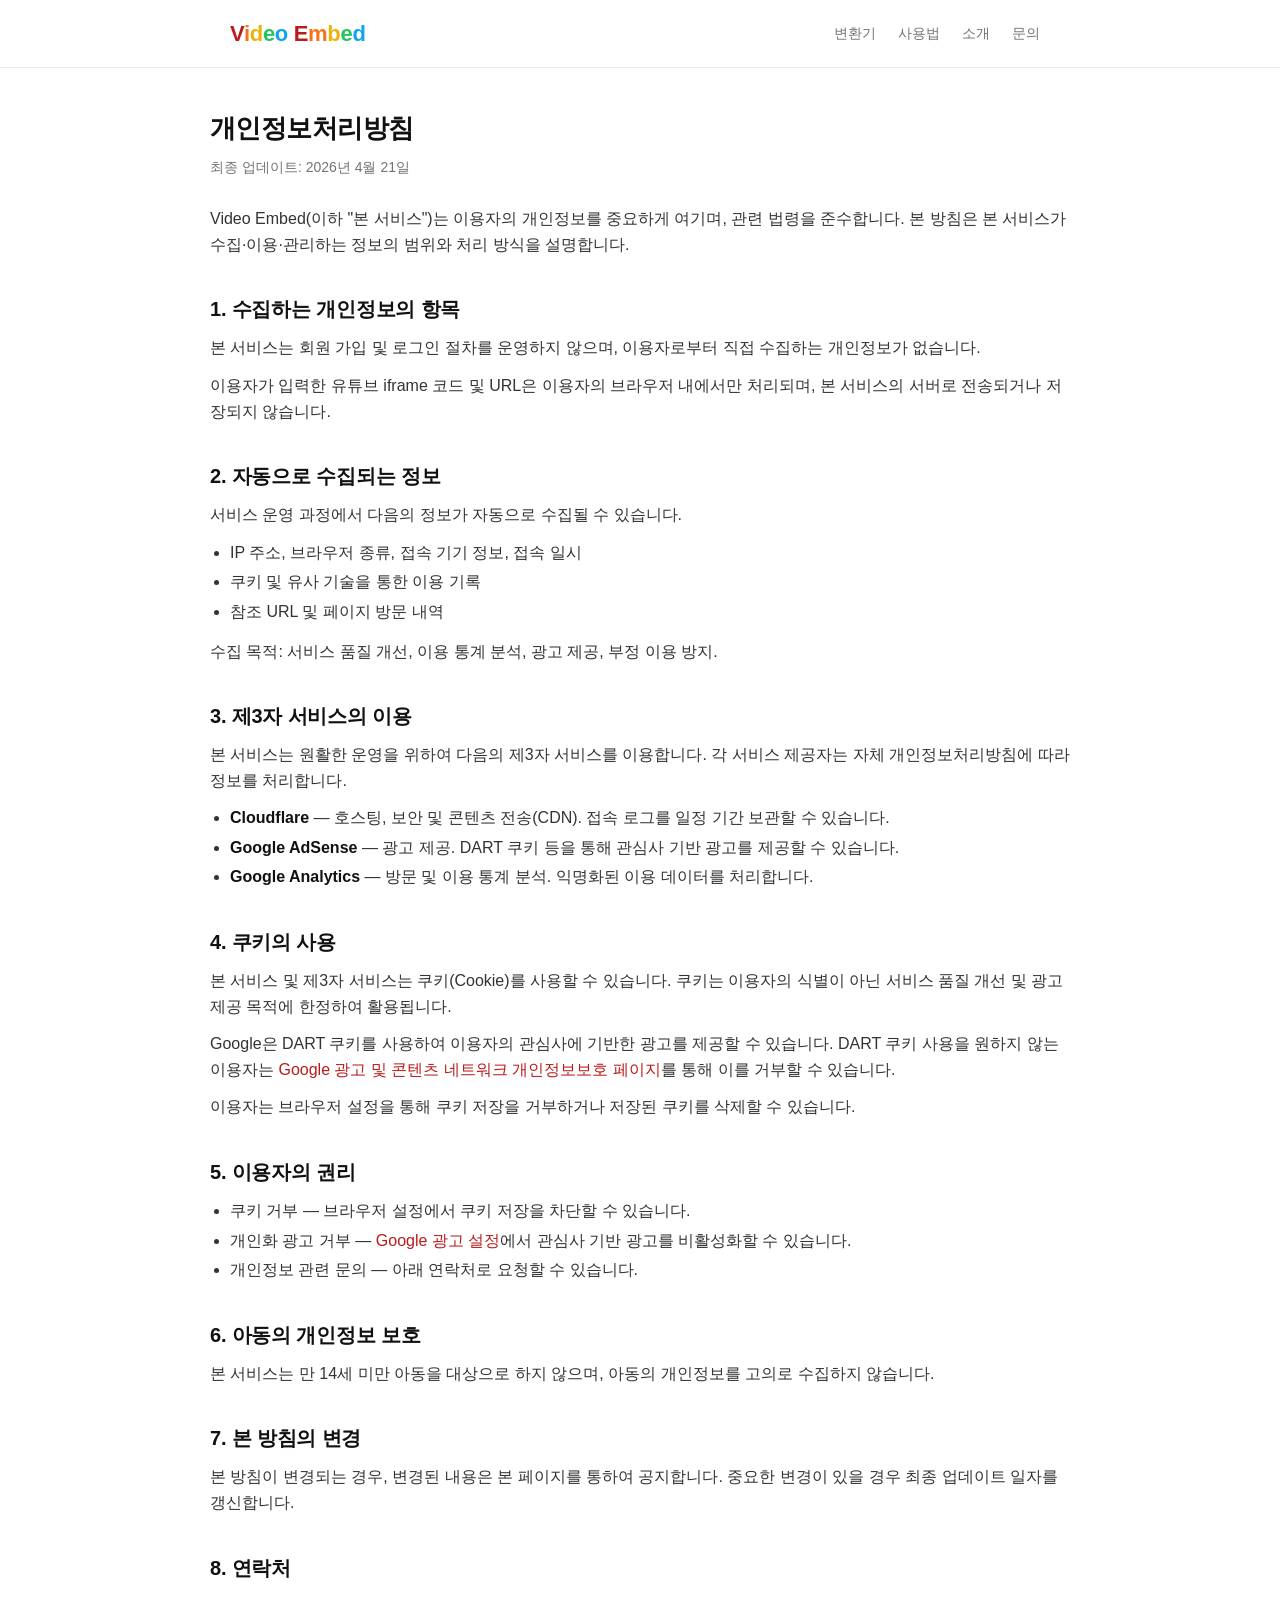
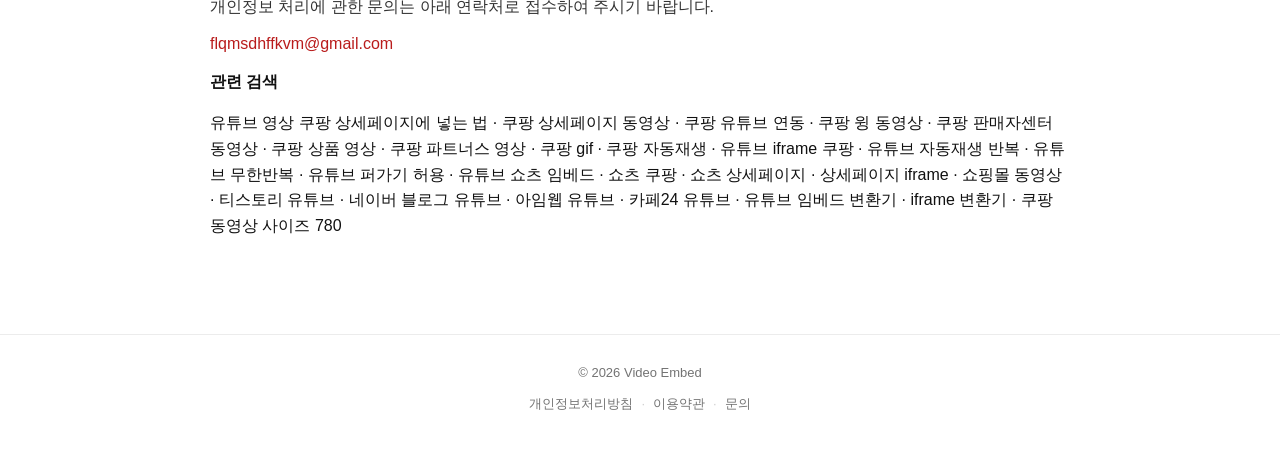
<file: public/privacy.html>
<!DOCTYPE html>
<html lang="ko">
<head>
<meta charset="UTF-8">
<meta name="viewport" content="width=device-width, initial-scale=1.0">
<title>개인정보처리방침 — Video Embed</title>
<meta name="description" content="Video Embed의 개인정보처리방침. 수집 정보, 쿠키, 제3자 제공, 이용자의 권리를 안내합니다.">
<meta name="robots" content="index, follow">
<link rel="canonical" href="https://video-embed.com/privacy.html">
<meta name="theme-color" content="#b91c1c">
<meta property="og:type" content="website">
<meta property="og:site_name" content="Video Embed">
<meta property="og:title" content="개인정보처리방침 — Video Embed">
<meta property="og:description" content="Video Embed의 개인정보처리방침.">
<meta property="og:url" content="https://video-embed.com/privacy.html">
<meta property="og:image" content="https://video-embed.com/assets/og-image.png">
<meta property="og:image:type" content="image/png">
<meta property="og:image:width" content="1200">
<meta property="og:image:height" content="630">
<meta property="og:locale" content="ko_KR">

<!-- Google AdSense -->
<script async src="https://pagead2.googlesyndication.com/pagead/js/adsbygoogle.js?client=ca-pub-5144659713442607"
     crossorigin="anonymous"></script>

<link rel="stylesheet" href="/assets/common.css">
</head>
<body>

<header class="site-header">
  <div class="header-inner">
    <a href="/" class="brand" aria-label="Video Embed 홈">
      <span class="brand-name"><span class="c1">V</span><span class="c2">i</span><span class="c3">d</span><span class="c4">e</span><span class="c5">o</span>&nbsp;<span class="c1">E</span><span class="c2">m</span><span class="c3">b</span><span class="c4">e</span><span class="c5">d</span></span>
    </a>
    <nav class="site-nav" aria-label="주요 메뉴">
      <a href="/">변환기</a>
      <a href="/guide.html">사용법</a>
      <a href="/about.html">소개</a>
      <a href="mailto:flqmsdhffkvm@gmail.com">문의</a>
    </nav>
  </div>
</header>

<main class="container page">
  <h1 class="page-title">개인정보처리방침</h1>
  <p class="page-subtitle">최종 업데이트: 2026년 4월 21일</p>

  <article class="prose">
    <p>Video Embed(이하 "본 서비스")는 이용자의 개인정보를 중요하게 여기며, 관련 법령을 준수합니다. 본 방침은 본 서비스가 수집·이용·관리하는 정보의 범위와 처리 방식을 설명합니다.</p>

    <h2>1. 수집하는 개인정보의 항목</h2>
    <p>본 서비스는 회원 가입 및 로그인 절차를 운영하지 않으며, 이용자로부터 직접 수집하는 개인정보가 없습니다.</p>
    <p>이용자가 입력한 유튜브 iframe 코드 및 URL은 이용자의 브라우저 내에서만 처리되며, 본 서비스의 서버로 전송되거나 저장되지 않습니다.</p>

    <h2>2. 자동으로 수집되는 정보</h2>
    <p>서비스 운영 과정에서 다음의 정보가 자동으로 수집될 수 있습니다.</p>
    <ul>
      <li>IP 주소, 브라우저 종류, 접속 기기 정보, 접속 일시</li>
      <li>쿠키 및 유사 기술을 통한 이용 기록</li>
      <li>참조 URL 및 페이지 방문 내역</li>
    </ul>
    <p>수집 목적: 서비스 품질 개선, 이용 통계 분석, 광고 제공, 부정 이용 방지.</p>

    <h2>3. 제3자 서비스의 이용</h2>
    <p>본 서비스는 원활한 운영을 위하여 다음의 제3자 서비스를 이용합니다. 각 서비스 제공자는 자체 개인정보처리방침에 따라 정보를 처리합니다.</p>
    <ul>
      <li><strong>Cloudflare</strong> — 호스팅, 보안 및 콘텐츠 전송(CDN). 접속 로그를 일정 기간 보관할 수 있습니다.</li>
      <li><strong>Google AdSense</strong> — 광고 제공. DART 쿠키 등을 통해 관심사 기반 광고를 제공할 수 있습니다.</li>
      <li><strong>Google Analytics</strong> — 방문 및 이용 통계 분석. 익명화된 이용 데이터를 처리합니다.</li>
    </ul>

    <h2>4. 쿠키의 사용</h2>
    <p>본 서비스 및 제3자 서비스는 쿠키(Cookie)를 사용할 수 있습니다. 쿠키는 이용자의 식별이 아닌 서비스 품질 개선 및 광고 제공 목적에 한정하여 활용됩니다.</p>
    <p>Google은 DART 쿠키를 사용하여 이용자의 관심사에 기반한 광고를 제공할 수 있습니다. DART 쿠키 사용을 원하지 않는 이용자는 <a href="https://policies.google.com/technologies/ads" rel="noopener noreferrer" target="_blank">Google 광고 및 콘텐츠 네트워크 개인정보보호 페이지</a>를 통해 이를 거부할 수 있습니다.</p>
    <p>이용자는 브라우저 설정을 통해 쿠키 저장을 거부하거나 저장된 쿠키를 삭제할 수 있습니다.</p>

    <h2>5. 이용자의 권리</h2>
    <ul>
      <li>쿠키 거부 — 브라우저 설정에서 쿠키 저장을 차단할 수 있습니다.</li>
      <li>개인화 광고 거부 — <a href="https://adssettings.google.com/" rel="noopener noreferrer" target="_blank">Google 광고 설정</a>에서 관심사 기반 광고를 비활성화할 수 있습니다.</li>
      <li>개인정보 관련 문의 — 아래 연락처로 요청할 수 있습니다.</li>
    </ul>

    <h2>6. 아동의 개인정보 보호</h2>
    <p>본 서비스는 만 14세 미만 아동을 대상으로 하지 않으며, 아동의 개인정보를 고의로 수집하지 않습니다.</p>

    <h2>7. 본 방침의 변경</h2>
    <p>본 방침이 변경되는 경우, 변경된 내용은 본 페이지를 통하여 공지합니다. 중요한 변경이 있을 경우 최종 업데이트 일자를 갱신합니다.</p>

    <h2>8. 연락처</h2>
    <p>개인정보 처리에 관한 문의는 아래 연락처로 접수하여 주시기 바랍니다.</p>
    <p><a href="mailto:flqmsdhffkvm@gmail.com">flqmsdhffkvm@gmail.com</a></p>
  </article>

  <section class="seo-tags" aria-label="관련 검색 주제">
    <strong>관련 검색</strong>
    <p>
      유튜브 영상 쿠팡 상세페이지에 넣는 법 · 쿠팡 상세페이지 동영상 · 쿠팡 유튜브 연동 · 쿠팡 윙 동영상 · 쿠팡 판매자센터 동영상 · 쿠팡 상품 영상 · 쿠팡 파트너스 영상 · 쿠팡 gif · 쿠팡 자동재생 · 유튜브 iframe 쿠팡 · 유튜브 자동재생 반복 · 유튜브 무한반복 · 유튜브 퍼가기 허용 · 유튜브 쇼츠 임베드 · 쇼츠 쿠팡 · 쇼츠 상세페이지 · 상세페이지 iframe · 쇼핑몰 동영상 · 티스토리 유튜브 · 네이버 블로그 유튜브 · 아임웹 유튜브 · 카페24 유튜브 · 유튜브 임베드 변환기 · iframe 변환기 · 쿠팡 동영상 사이즈 780
    </p>
  </section>
</main>

<footer class="site-footer">
  <div class="footer-inner">
    <p class="copyright">© 2026 Video Embed</p>
    <nav class="footer-nav" aria-label="하단 메뉴">
      <a href="/privacy.html">개인정보처리방침</a>
      <span class="sep">·</span>
      <a href="/terms.html">이용약관</a>
      <span class="sep">·</span>
      <a href="mailto:flqmsdhffkvm@gmail.com">문의</a>
    </nav>
  </div>
</footer>
</body>
</html>
</file>
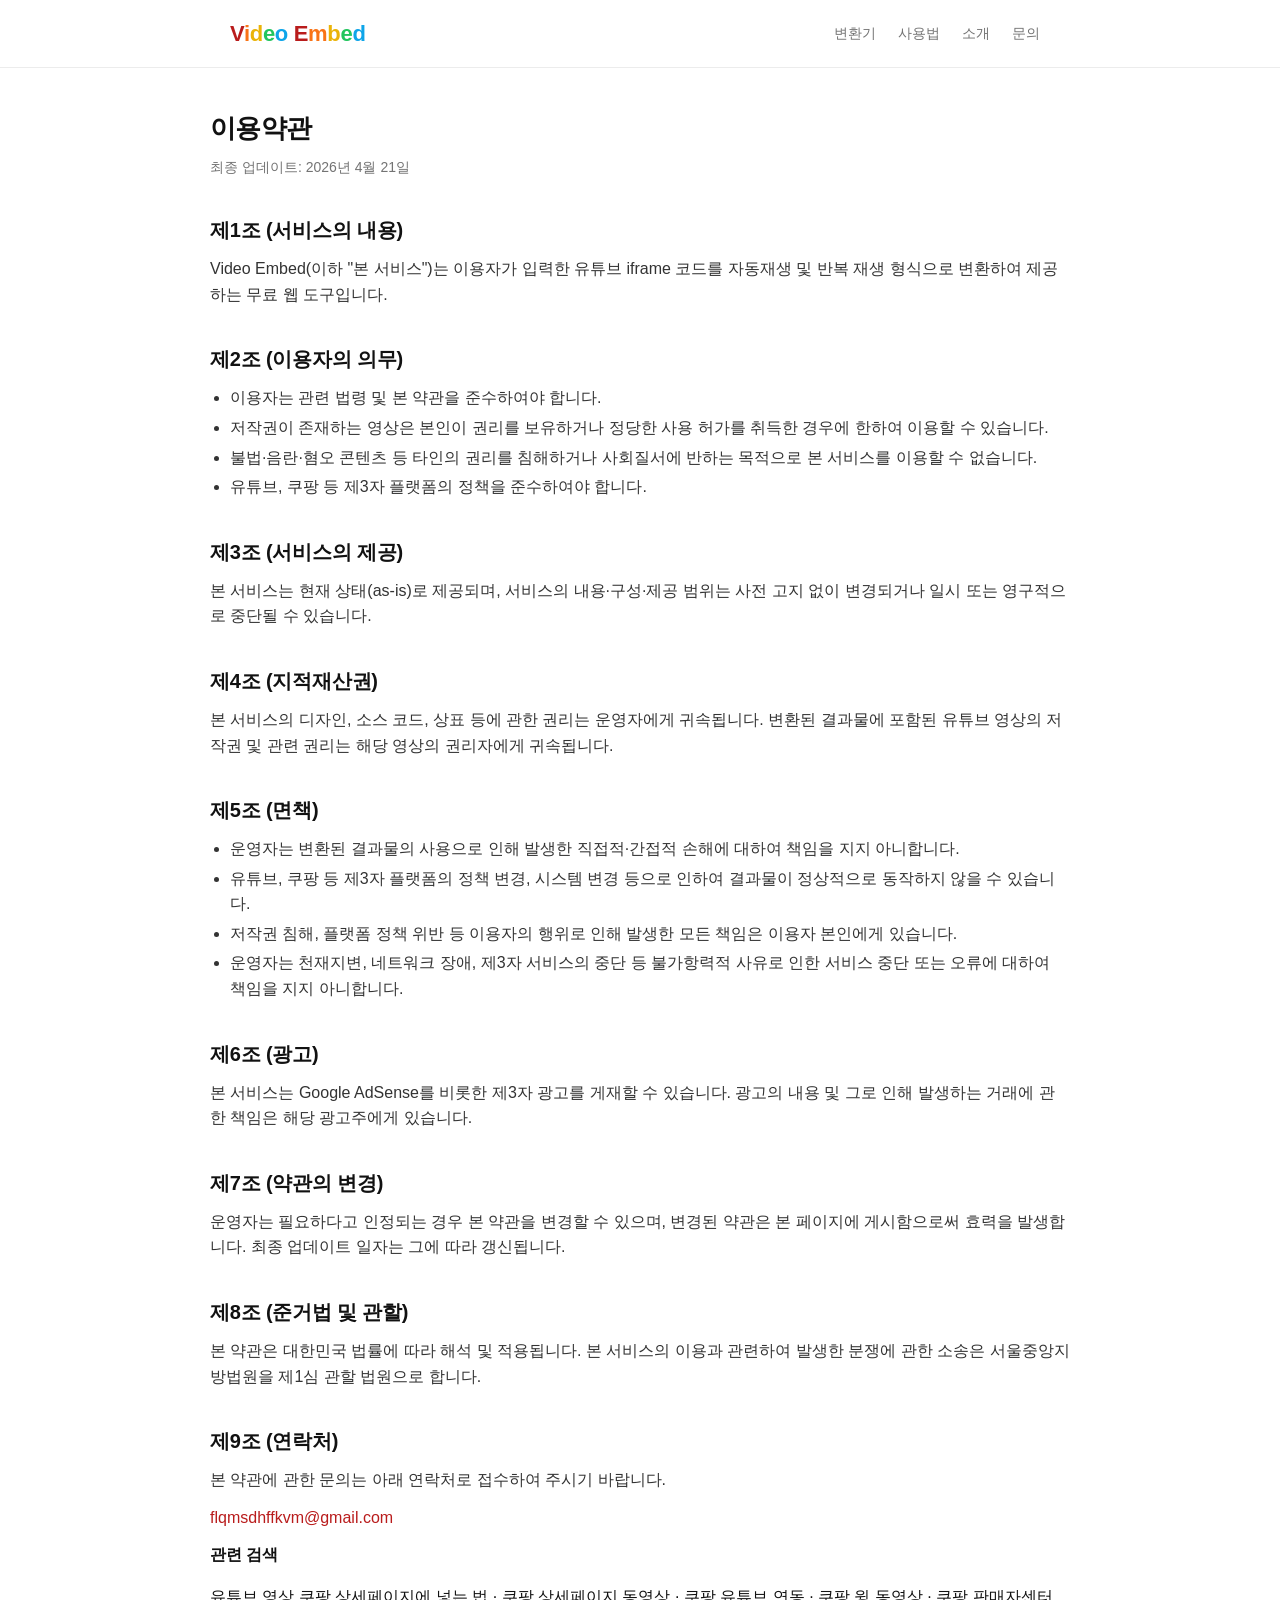
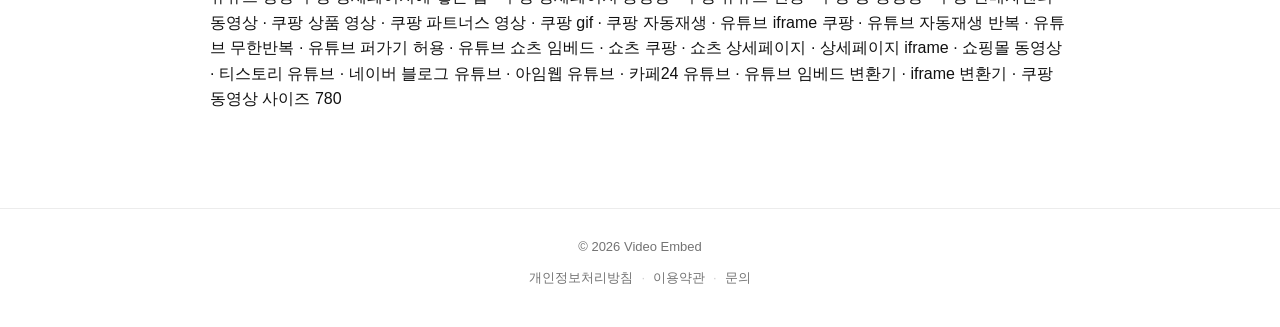
<file: public/terms.html>
<!DOCTYPE html>
<html lang="ko">
<head>
<meta charset="UTF-8">
<meta name="viewport" content="width=device-width, initial-scale=1.0">
<title>이용약관 — Video Embed</title>
<meta name="description" content="Video Embed의 이용약관. 서비스 이용 조건, 면책, 준거법을 안내합니다.">
<meta name="robots" content="index, follow">
<link rel="canonical" href="https://video-embed.com/terms.html">
<meta name="theme-color" content="#b91c1c">
<meta property="og:type" content="website">
<meta property="og:site_name" content="Video Embed">
<meta property="og:title" content="이용약관 — Video Embed">
<meta property="og:description" content="Video Embed의 이용약관.">
<meta property="og:url" content="https://video-embed.com/terms.html">
<meta property="og:image" content="https://video-embed.com/assets/og-image.png">
<meta property="og:image:type" content="image/png">
<meta property="og:image:width" content="1200">
<meta property="og:image:height" content="630">
<meta property="og:locale" content="ko_KR">

<!-- Google AdSense -->
<script async src="https://pagead2.googlesyndication.com/pagead/js/adsbygoogle.js?client=ca-pub-5144659713442607"
     crossorigin="anonymous"></script>

<link rel="stylesheet" href="/assets/common.css">
</head>
<body>

<header class="site-header">
  <div class="header-inner">
    <a href="/" class="brand" aria-label="Video Embed 홈">
      <span class="brand-name"><span class="c1">V</span><span class="c2">i</span><span class="c3">d</span><span class="c4">e</span><span class="c5">o</span>&nbsp;<span class="c1">E</span><span class="c2">m</span><span class="c3">b</span><span class="c4">e</span><span class="c5">d</span></span>
    </a>
    <nav class="site-nav" aria-label="주요 메뉴">
      <a href="/">변환기</a>
      <a href="/guide.html">사용법</a>
      <a href="/about.html">소개</a>
      <a href="mailto:flqmsdhffkvm@gmail.com">문의</a>
    </nav>
  </div>
</header>

<main class="container page">
  <h1 class="page-title">이용약관</h1>
  <p class="page-subtitle">최종 업데이트: 2026년 4월 21일</p>

  <article class="prose">
    <h2>제1조 (서비스의 내용)</h2>
    <p>Video Embed(이하 "본 서비스")는 이용자가 입력한 유튜브 iframe 코드를 자동재생 및 반복 재생 형식으로 변환하여 제공하는 무료 웹 도구입니다.</p>

    <h2>제2조 (이용자의 의무)</h2>
    <ul>
      <li>이용자는 관련 법령 및 본 약관을 준수하여야 합니다.</li>
      <li>저작권이 존재하는 영상은 본인이 권리를 보유하거나 정당한 사용 허가를 취득한 경우에 한하여 이용할 수 있습니다.</li>
      <li>불법·음란·혐오 콘텐츠 등 타인의 권리를 침해하거나 사회질서에 반하는 목적으로 본 서비스를 이용할 수 없습니다.</li>
      <li>유튜브, 쿠팡 등 제3자 플랫폼의 정책을 준수하여야 합니다.</li>
    </ul>

    <h2>제3조 (서비스의 제공)</h2>
    <p>본 서비스는 현재 상태(as-is)로 제공되며, 서비스의 내용·구성·제공 범위는 사전 고지 없이 변경되거나 일시 또는 영구적으로 중단될 수 있습니다.</p>

    <h2>제4조 (지적재산권)</h2>
    <p>본 서비스의 디자인, 소스 코드, 상표 등에 관한 권리는 운영자에게 귀속됩니다. 변환된 결과물에 포함된 유튜브 영상의 저작권 및 관련 권리는 해당 영상의 권리자에게 귀속됩니다.</p>

    <h2>제5조 (면책)</h2>
    <ul>
      <li>운영자는 변환된 결과물의 사용으로 인해 발생한 직접적·간접적 손해에 대하여 책임을 지지 아니합니다.</li>
      <li>유튜브, 쿠팡 등 제3자 플랫폼의 정책 변경, 시스템 변경 등으로 인하여 결과물이 정상적으로 동작하지 않을 수 있습니다.</li>
      <li>저작권 침해, 플랫폼 정책 위반 등 이용자의 행위로 인해 발생한 모든 책임은 이용자 본인에게 있습니다.</li>
      <li>운영자는 천재지변, 네트워크 장애, 제3자 서비스의 중단 등 불가항력적 사유로 인한 서비스 중단 또는 오류에 대하여 책임을 지지 아니합니다.</li>
    </ul>

    <h2>제6조 (광고)</h2>
    <p>본 서비스는 Google AdSense를 비롯한 제3자 광고를 게재할 수 있습니다. 광고의 내용 및 그로 인해 발생하는 거래에 관한 책임은 해당 광고주에게 있습니다.</p>

    <h2>제7조 (약관의 변경)</h2>
    <p>운영자는 필요하다고 인정되는 경우 본 약관을 변경할 수 있으며, 변경된 약관은 본 페이지에 게시함으로써 효력을 발생합니다. 최종 업데이트 일자는 그에 따라 갱신됩니다.</p>

    <h2>제8조 (준거법 및 관할)</h2>
    <p>본 약관은 대한민국 법률에 따라 해석 및 적용됩니다. 본 서비스의 이용과 관련하여 발생한 분쟁에 관한 소송은 서울중앙지방법원을 제1심 관할 법원으로 합니다.</p>

    <h2>제9조 (연락처)</h2>
    <p>본 약관에 관한 문의는 아래 연락처로 접수하여 주시기 바랍니다.</p>
    <p><a href="mailto:flqmsdhffkvm@gmail.com">flqmsdhffkvm@gmail.com</a></p>
  </article>

  <section class="seo-tags" aria-label="관련 검색 주제">
    <strong>관련 검색</strong>
    <p>
      유튜브 영상 쿠팡 상세페이지에 넣는 법 · 쿠팡 상세페이지 동영상 · 쿠팡 유튜브 연동 · 쿠팡 윙 동영상 · 쿠팡 판매자센터 동영상 · 쿠팡 상품 영상 · 쿠팡 파트너스 영상 · 쿠팡 gif · 쿠팡 자동재생 · 유튜브 iframe 쿠팡 · 유튜브 자동재생 반복 · 유튜브 무한반복 · 유튜브 퍼가기 허용 · 유튜브 쇼츠 임베드 · 쇼츠 쿠팡 · 쇼츠 상세페이지 · 상세페이지 iframe · 쇼핑몰 동영상 · 티스토리 유튜브 · 네이버 블로그 유튜브 · 아임웹 유튜브 · 카페24 유튜브 · 유튜브 임베드 변환기 · iframe 변환기 · 쿠팡 동영상 사이즈 780
    </p>
  </section>
</main>

<footer class="site-footer">
  <div class="footer-inner">
    <p class="copyright">© 2026 Video Embed</p>
    <nav class="footer-nav" aria-label="하단 메뉴">
      <a href="/privacy.html">개인정보처리방침</a>
      <span class="sep">·</span>
      <a href="/terms.html">이용약관</a>
      <span class="sep">·</span>
      <a href="mailto:flqmsdhffkvm@gmail.com">문의</a>
    </nav>
  </div>
</footer>
</body>
</html>
</file>
<file: assets/common.css>
/* ==========================================================================
   Video Embed — Common styles (white minimal)
   ========================================================================== */

:root {
  --bg: #ffffff;
  --card: #ffffff;
  --border: #ececec;
  --border-strong: #d9d9d9;
  --text: #111111;
  --muted: #737373;
  --subtle: #f7f7f7;
  --primary: #b91c1c;
  --primary-hover: #991b1b;
  --primary-soft: #fef2f2;
  --accent: #ef4444;
  --success: #10b981;
  --code-bg: #0f172a;
  --code-text: #e2e8f0;
  --radius: 10px;
  --radius-sm: 8px;
}

* { box-sizing: border-box; }

html { -webkit-text-size-adjust: 100%; }

body {
  margin: 0;
  padding: 0;
  font-family: -apple-system, BlinkMacSystemFont, "Segoe UI", "Noto Sans KR",
    "Apple SD Gothic Neo", "Malgun Gothic", sans-serif;
  background: var(--bg);
  color: var(--text);
  line-height: 1.6;
  -webkit-font-smoothing: antialiased;
}

a {
  color: var(--primary);
  text-decoration: none;
  transition: color 0.15s;
}
a:hover { color: var(--primary-hover); text-decoration: underline; }

img { max-width: 100%; height: auto; display: block; }

.container {
  max-width: 860px;
  margin: 0 auto;
  padding: 0 20px;
}

/* ===== Header ===== */
.site-header {
  background: #fff;
  border-bottom: 1px solid var(--border);
}
.header-inner {
  max-width: 860px;
  margin: 0 auto;
  padding: 16px 20px;
  display: flex;
  align-items: center;
  justify-content: space-between;
  gap: 16px;
}
.brand {
  display: inline-flex;
  align-items: center;
  text-decoration: none;
  letter-spacing: -0.02em;
}
.brand:hover { text-decoration: none; }
.brand-name {
  font-weight: 800;
  font-size: 22px;
}
.brand-name .c1 { color: #b91c1c; }
.brand-name .c2 { color: #f97316; }
.brand-name .c3 { color: #eab308; }
.brand-name .c4 { color: #22c55e; }
.brand-name .c5 { color: #0ea5e9; }

.site-nav {
  display: flex;
  align-items: center;
  gap: 2px;
}
.site-nav a {
  color: var(--muted);
  font-size: 14px;
  font-weight: 500;
  padding: 6px 10px;
  border-radius: 6px;
  transition: color 0.15s;
}
.site-nav a:hover {
  color: var(--text);
  background: none;
  text-decoration: none;
}

/* ===== Footer ===== */
.site-footer {
  border-top: 1px solid var(--border);
  margin-top: 60px;
  padding: 24px 20px 32px;
  background: #fff;
}
.footer-inner {
  max-width: 860px;
  margin: 0 auto;
  text-align: center;
  color: var(--muted);
  font-size: 13px;
}
.footer-inner p { margin: 4px 0; }
.footer-nav {
  display: inline-flex;
  flex-wrap: wrap;
  justify-content: center;
  gap: 4px 8px;
  margin: 6px 0;
}
.footer-nav a { color: var(--muted); font-size: 13px; }
.footer-nav a:hover { color: var(--text); }
.footer-nav .sep { color: #d0d0d0; }
.contact a { color: var(--primary); }

/* ===== Page shell ===== */
.page {
  padding: 40px 0 20px;
}
.page-title {
  margin: 0 0 6px;
  font-size: 26px;
  letter-spacing: -0.02em;
  font-weight: 700;
}
.page-subtitle {
  color: var(--muted);
  margin: 0 0 28px;
  font-size: 14px;
}

/* ===== Typography (prose docs) ===== */
.prose h2 {
  font-size: 20px;
  margin: 36px 0 10px;
  letter-spacing: -0.01em;
  font-weight: 700;
}
.prose h3 {
  font-size: 16px;
  margin: 22px 0 6px;
  font-weight: 600;
}
.prose p { margin: 0 0 12px; color: #333; }
.prose ul, .prose ol {
  margin: 0 0 14px;
  padding-left: 20px;
  color: #333;
}
.prose li { margin-bottom: 4px; }
.prose strong { color: var(--text); font-weight: 600; }
.prose code {
  background: var(--subtle);
  padding: 2px 6px;
  border-radius: 4px;
  font-size: 0.9em;
  font-family: "SFMono-Regular", Consolas, "Liberation Mono", monospace;
  color: #111;
}
.prose hr {
  border: 0;
  border-top: 1px solid var(--border);
  margin: 32px 0;
}

/* ===== Card (flat white) ===== */
.card {
  background: var(--card);
  border: 1px solid var(--border);
  border-radius: var(--radius);
  padding: 22px;
  margin-bottom: 14px;
}
.card h2 {
  margin: 0 0 14px;
  font-size: 16px;
  font-weight: 600;
  display: flex;
  align-items: center;
  gap: 8px;
}

/* ===== Buttons ===== */
.btn {
  display: inline-flex;
  align-items: center;
  justify-content: center;
  gap: 6px;
  padding: 10px 16px;
  border-radius: var(--radius-sm);
  border: 1px solid transparent;
  font-size: 14px;
  font-weight: 600;
  cursor: pointer;
  transition: background 0.15s, border-color 0.15s, color 0.15s;
  text-decoration: none;
  font-family: inherit;
  line-height: 1;
}
.btn:hover { text-decoration: none; }
.btn-primary {
  background: var(--primary);
  color: #fff;
  border-color: var(--primary);
}
.btn-primary:hover { background: var(--primary-hover); color: #fff; border-color: var(--primary-hover); }
.btn-ghost {
  background: #fff;
  color: var(--text);
  border-color: var(--border-strong);
}
.btn-ghost:hover { background: var(--subtle); color: var(--text); }

/* ===== CTA (minimal link row) ===== */
.cta-row {
  display: flex;
  align-items: center;
  justify-content: space-between;
  gap: 14px;
  padding: 18px 20px;
  border: 1px solid var(--border);
  border-radius: var(--radius);
  margin: 24px 0 0;
  background: #fff;
}
.cta-row .cta-text { flex: 1 1 auto; min-width: 180px; }
.cta-row strong { display: block; font-size: 14px; margin-bottom: 2px; }
.cta-row small { color: var(--muted); font-size: 13px; }

/* ===== Figure / image placeholder ===== */
.figure {
  margin: 14px 0;
  border: 1px solid var(--border);
  border-radius: var(--radius-sm);
  background: #fff;
  overflow: hidden;
}
.figure img { width: 100%; display: block; }
.figure figcaption {
  padding: 10px 14px;
  font-size: 13px;
  color: var(--muted);
  background: var(--subtle);
  border-top: 1px solid var(--border);
}
.figure.placeholder {
  border-style: dashed;
  padding: 28px 20px;
  text-align: center;
  color: var(--muted);
  font-size: 13px;
}
.figure.placeholder code {
  background: var(--subtle);
  padding: 2px 8px;
  border-radius: 4px;
  font-size: 12px;
}

/* ===== Responsive ===== */
@media (max-width: 640px) {
  .header-inner { padding: 14px 16px; }
  .brand { font-size: 15px; }
  .container { padding: 0 16px; }
  .page-title { font-size: 22px; }
  .prose h2 { font-size: 18px; }
  .cta-row { flex-direction: column; align-items: stretch; text-align: left; }
  .cta-row .btn { width: 100%; }
}
</file>
